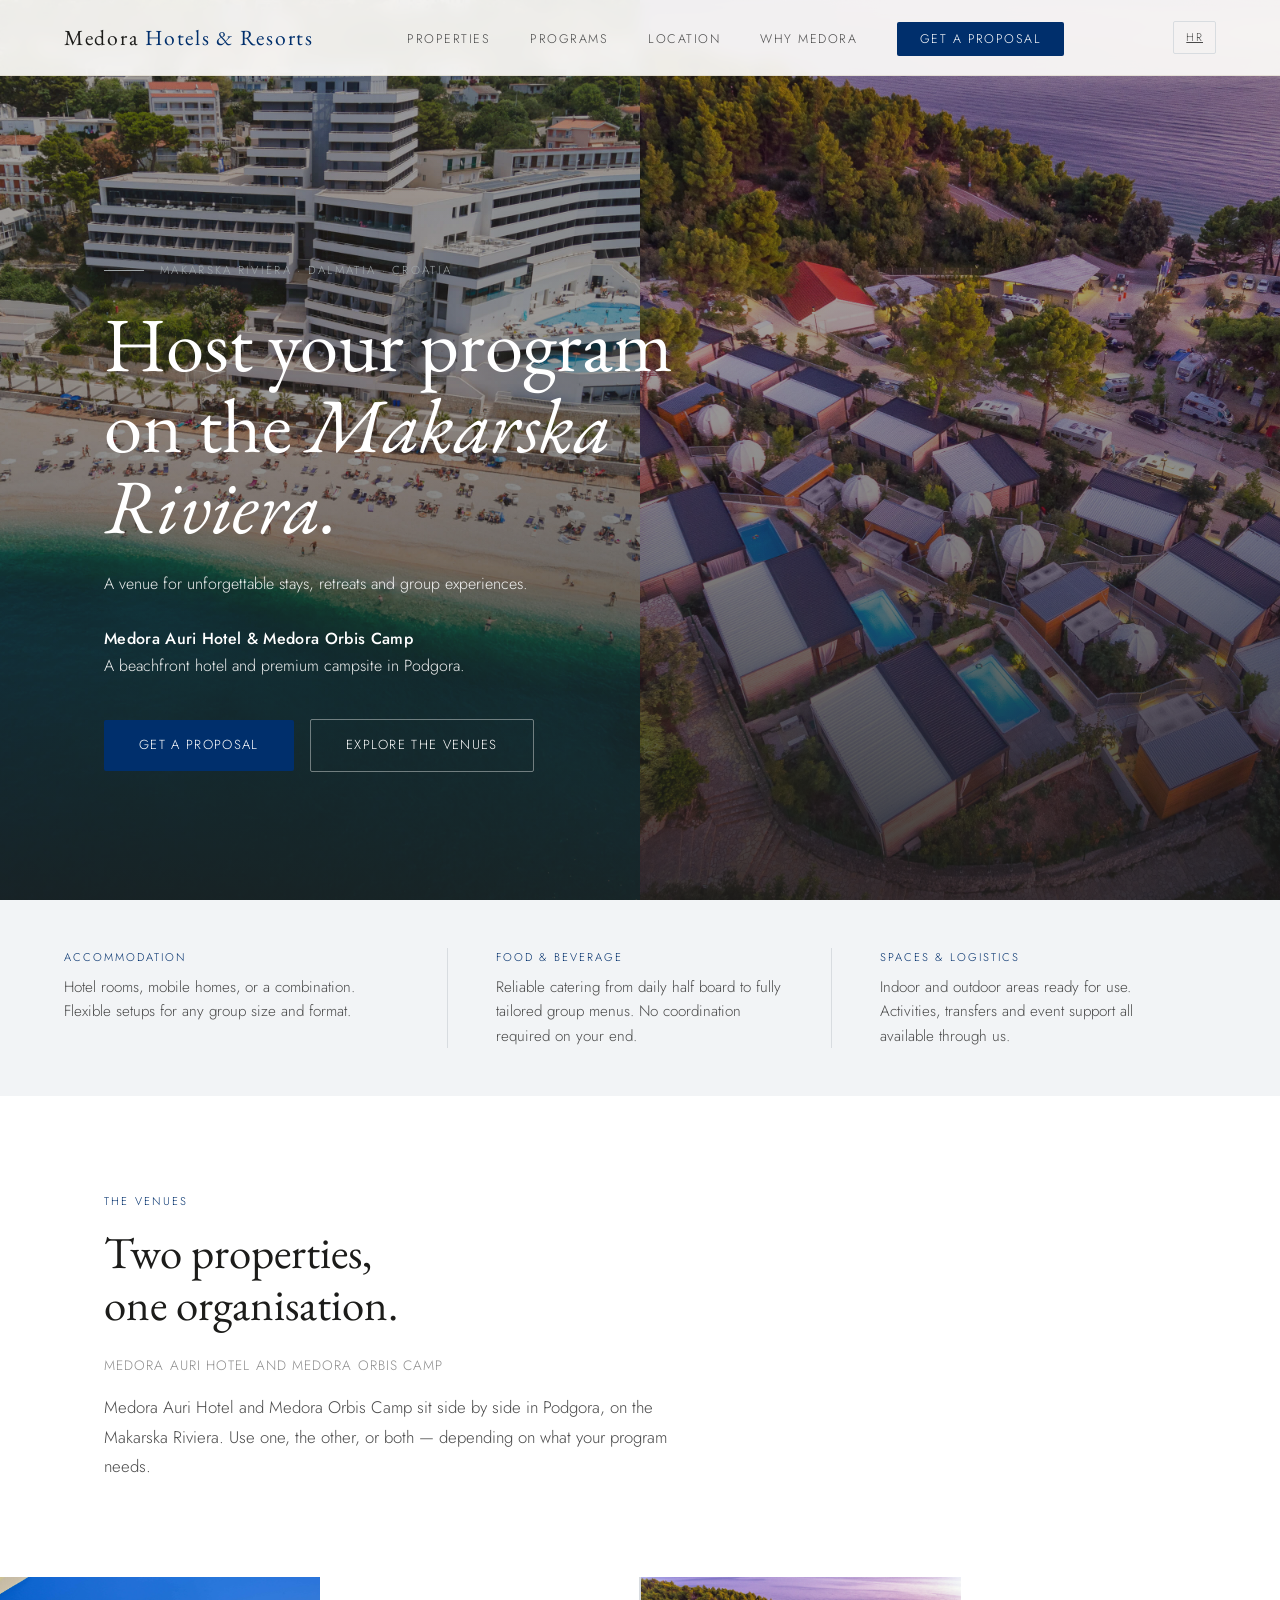
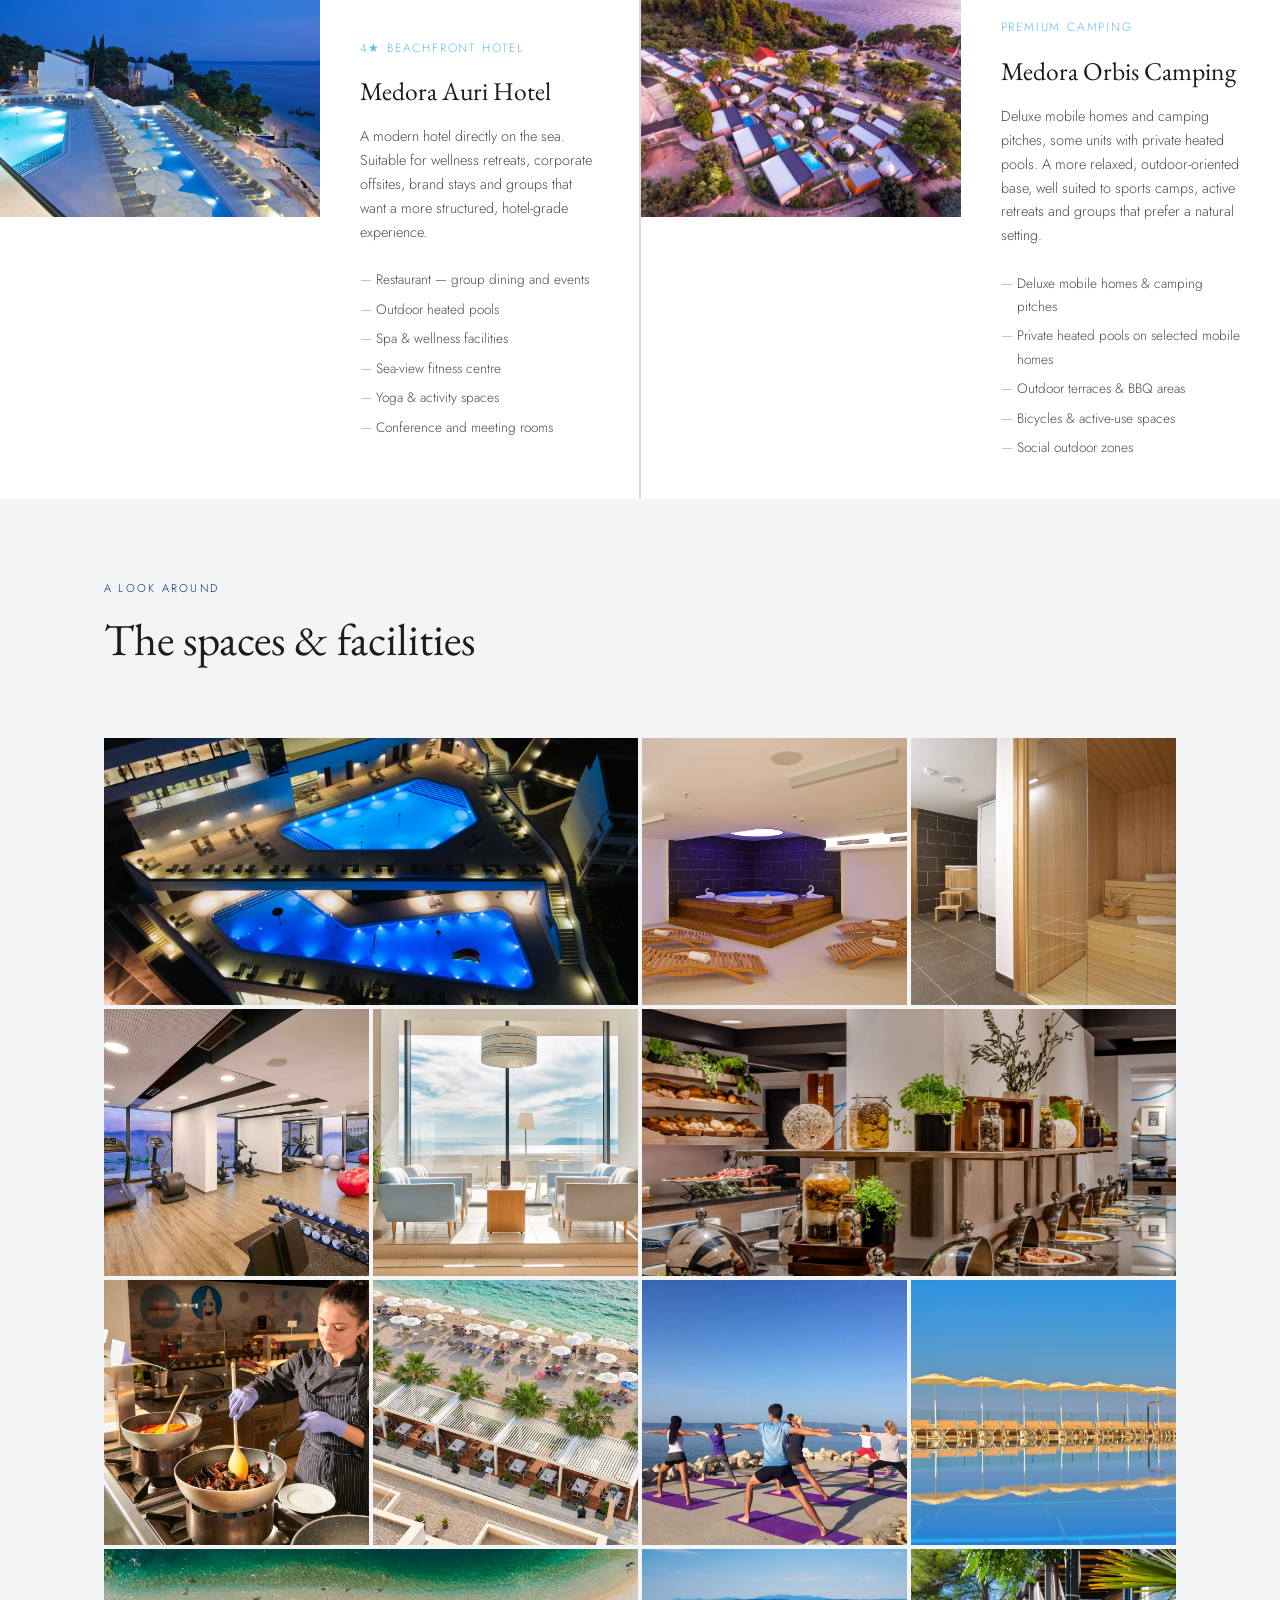
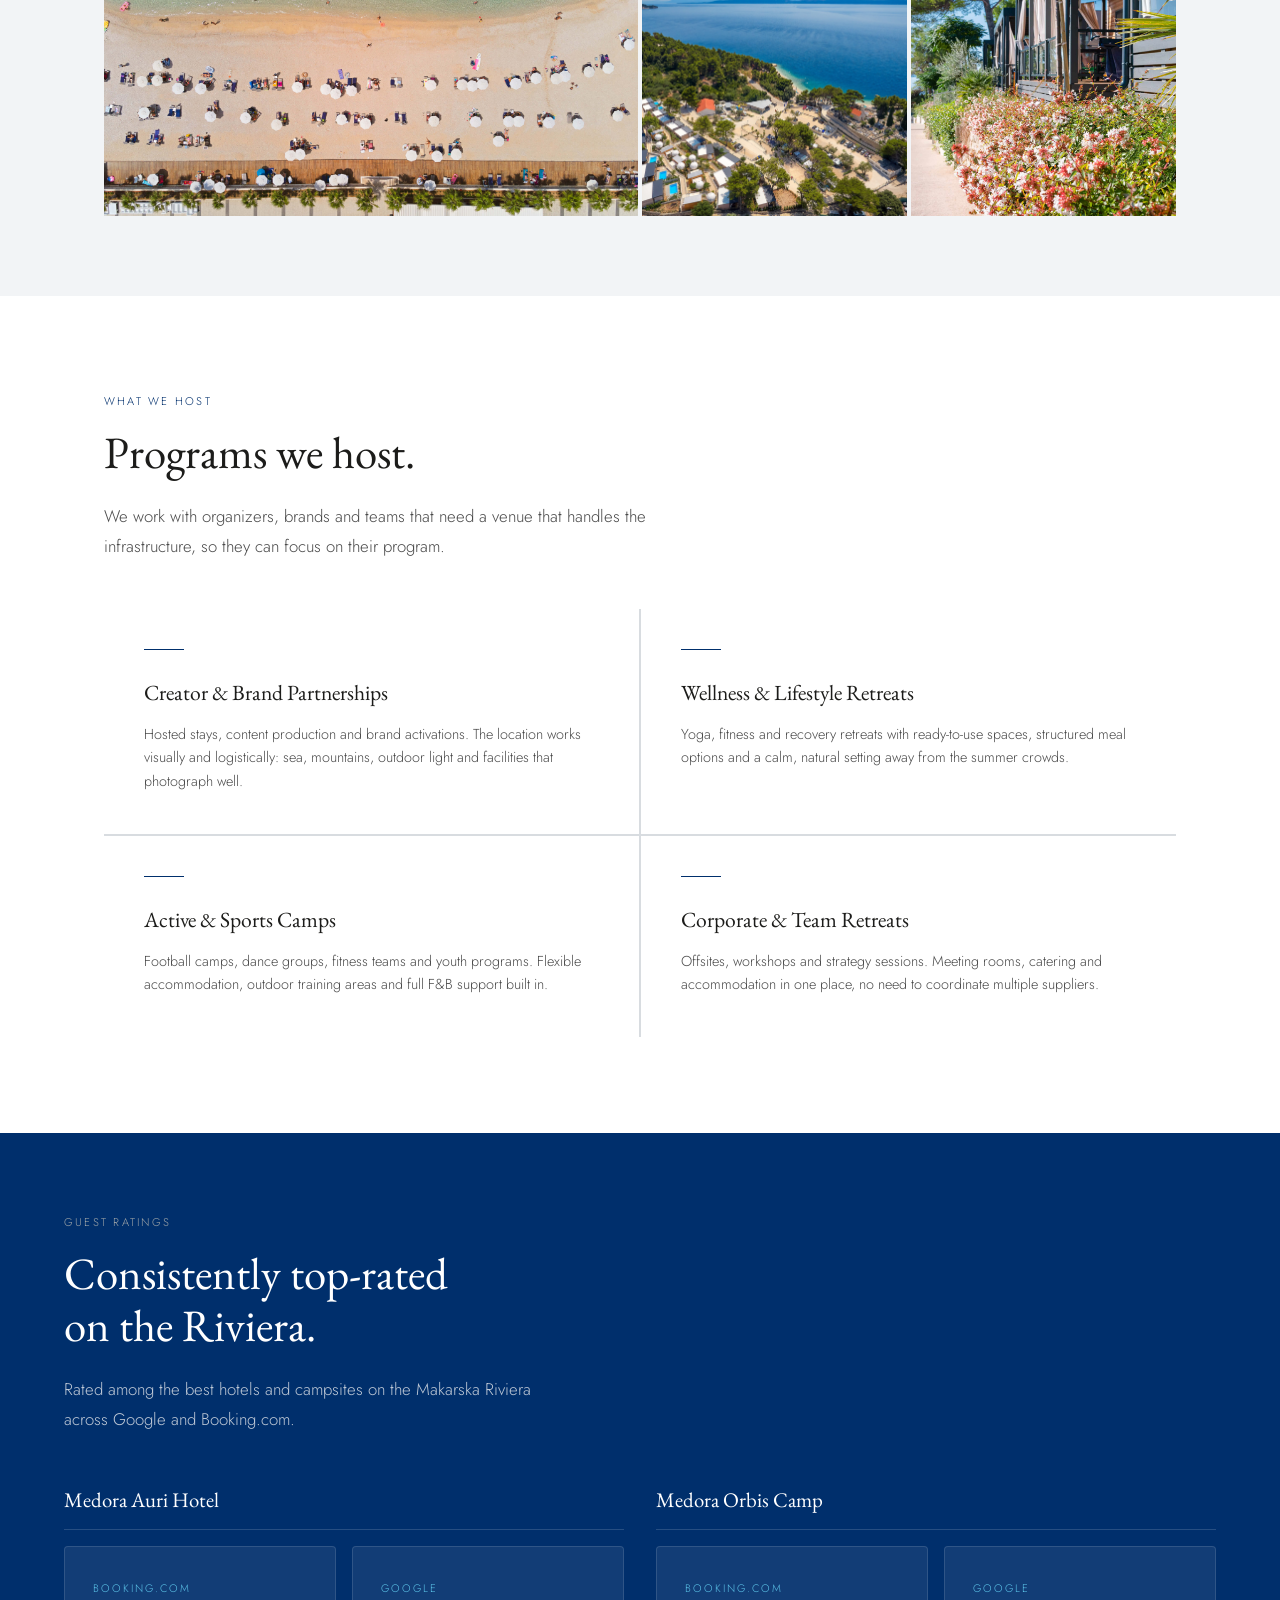
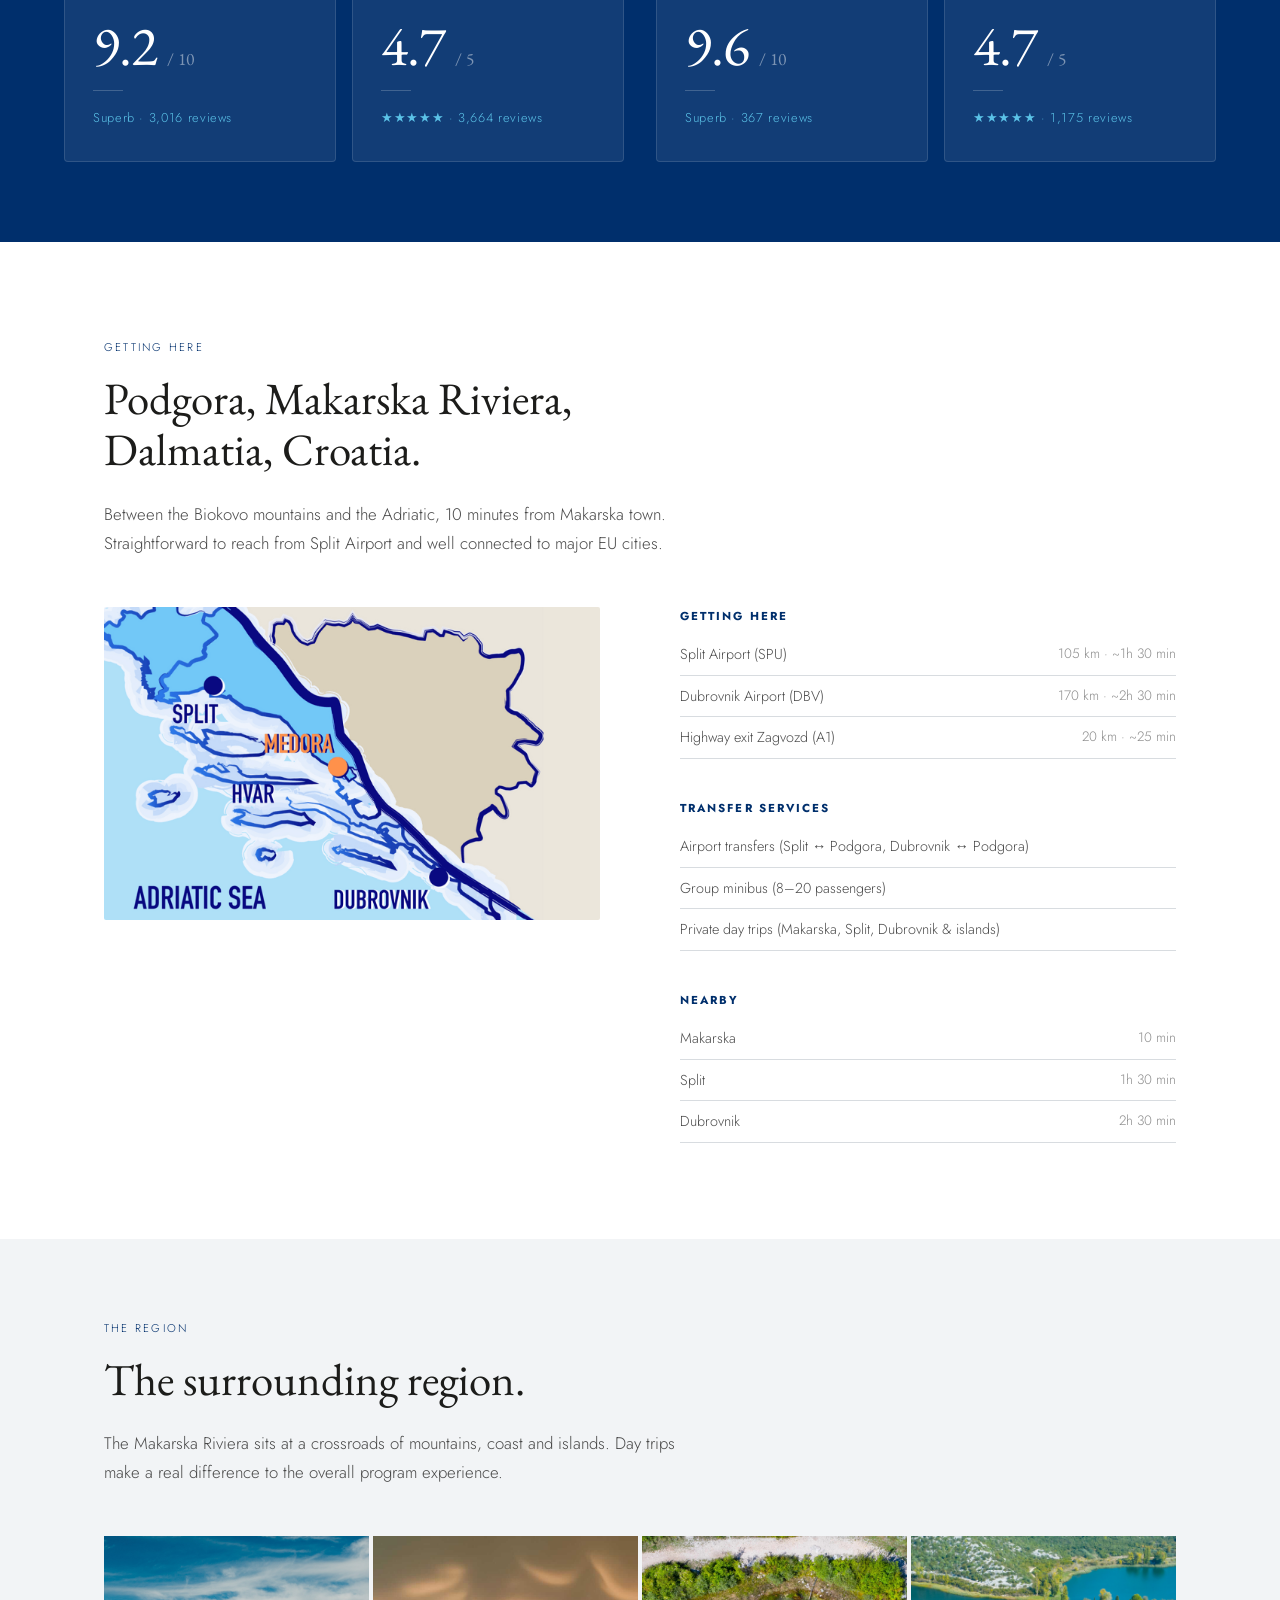
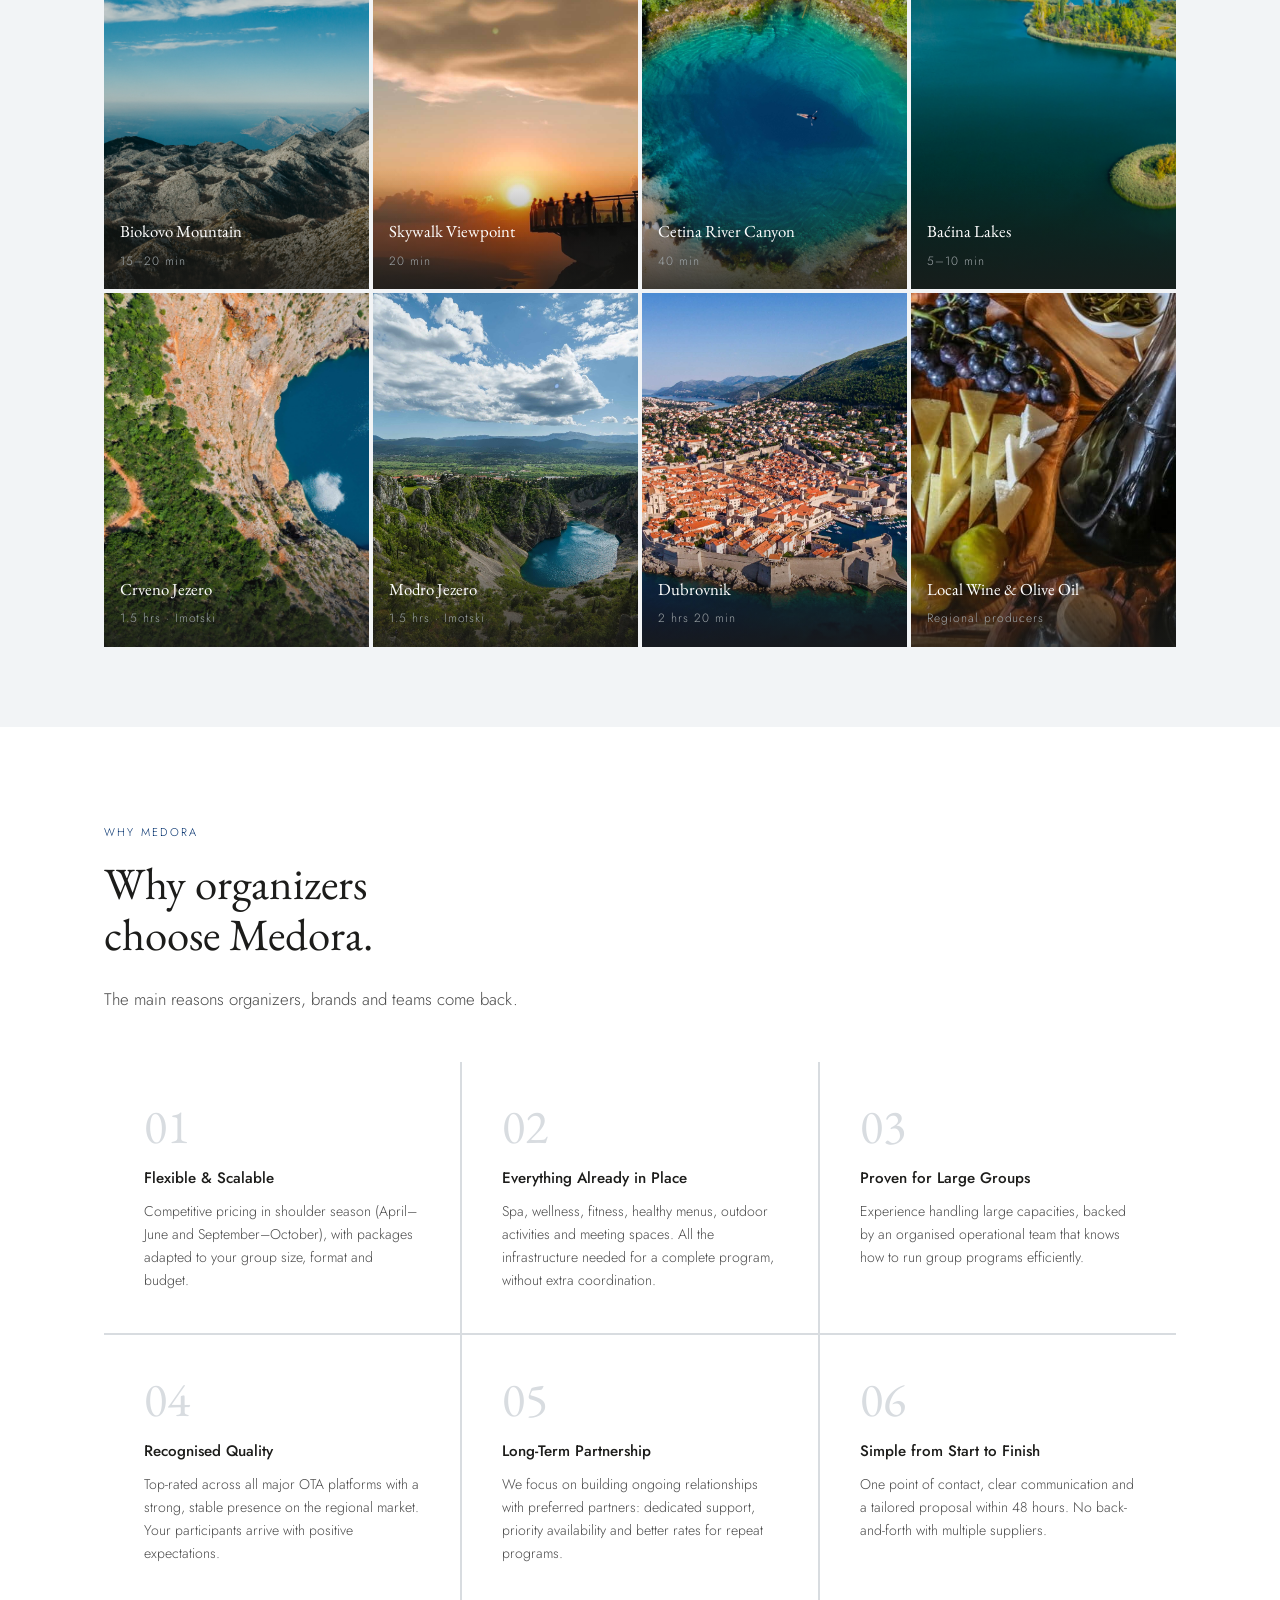
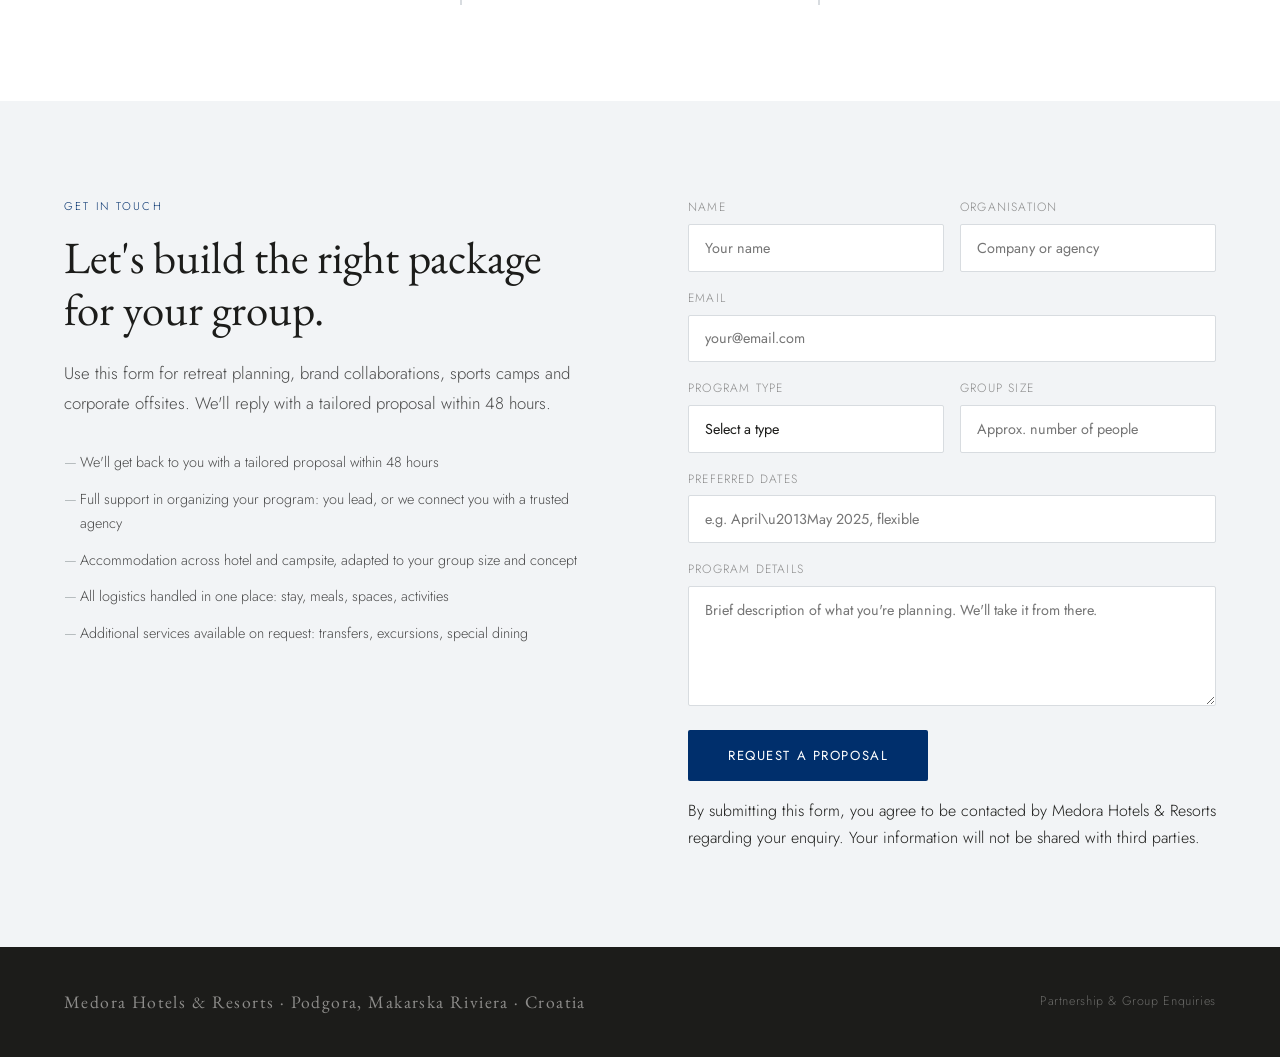
<file: index.html>
<!DOCTYPE html>
<html lang="en">
<head>
<meta charset="UTF-8">
<meta name="viewport" content="width=device-width, initial-scale=1.0">
<title>Medora — Retreats, Camps & Brand Stays</title>
<link rel="preconnect" href="https://fonts.googleapis.com">
<link href="https://fonts.googleapis.com/css2?family=EB+Garamond:ital,wght@0,400;0,500;1,400;1,500&family=Jost:wght@300;400;500&display=swap" rel="stylesheet">
<link rel="stylesheet" href="styles.css">
</head>
<body>

<!-- NAV -->
<nav>
  <a href="#" class="nav-logo">Medora <span>Hotels & Resorts</span></a>
  <ul class="nav-links">
    <li><a href="#properties">Properties</a></li>
    <li><a href="#programs">Programs</a></li>
    <li><a href="#location">Location</a></li>
    <li><a href="#why">Why Medora</a></li>
    <li><a href="#contact" class="nav-cta">Get a Proposal</a></li>
  </ul>
  <a href="#contact" class="nav-mobile-cta" data-en="Get a Proposal" data-hr="Zatražite ponudu">Get a Proposal</a>
  <a href="index-hr.html" class="lang-toggle">HR</a>
</nav>

<!-- HERO -->
<div class="hero">
  <div class="hero-bg">
    <!-- Desktop: split side by side -->
    <div class="hero-split-desktop">
      <div style="overflow:hidden;position:relative;">
        <img src="HOTEL.jpg" alt="Medora Auri Hotel" class="hero-img" style="position:absolute;width:100%;height:100%;object-fit:cover;opacity:0.65;">
      </div>
      <div style="overflow:hidden;position:relative;">
        <img src="aerial camp.jpg" alt="Medora Orbis Camp" class="hero-img" style="position:absolute;width:100%;height:100%;object-fit:cover;opacity:0.65;">
      </div>
    </div>
    <!-- Mobile: crossfade -->
    <div class="hero-fade-mobile">
      <img src="HOTEL.jpg" alt="Medora Auri Hotel" class="hero-fade-img active">
      <img src="aerial camp.jpg" alt="Medora Orbis Camp" class="hero-fade-img">
    </div>
    <div class="hero-overlay"></div>
  </div>
  <div class="hero-content">
    <p class="hero-eyebrow">Makarska Riviera · Dalmatia · Croatia</p>
    <h1>Host your program<br>on the <em>Makarska Riviera.</em></h1>
    <p class="hero-sub">A venue for unforgettable stays, retreats and group experiences.<br><br><strong>Medora Auri Hotel & Medora Orbis Camp</strong><br>A beachfront hotel and premium campsite in Podgora.</p>
    <div class="hero-actions">
      <a href="#contact" class="btn-primary">Get a Proposal</a>
      <a href="#properties" class="btn-outline">Explore the venues</a>
    </div>
  </div>
</div>

<!-- INTRO STRIP -->
<div class="intro-strip">
  <div class="intro-item">
    <div class="intro-label">Accommodation</div>
    <p class="intro-text">Hotel rooms, mobile homes, or a combination. Flexible setups for any group size and format.</p>
  </div>
  <div class="intro-item">
    <div class="intro-label">Food & Beverage</div>
    <p class="intro-text">Reliable catering from daily half board to fully tailored group menus. No coordination required on your end.</p>
  </div>
  <div class="intro-item">
    <div class="intro-label">Spaces & Logistics</div>
    <p class="intro-text">Indoor and outdoor areas ready for use. Activities, transfers and event support all available through us.</p>
  </div>
</div>

<!-- PROPERTIES -->
<div id="properties"></div>
<div style="background: var(--white);">
  <div class="section-full-inner" style="padding-top: 6rem; padding-bottom: 2rem;">
    <p class="section-tag">The Venues</p>
    <h2>Two properties,<br>one organisation.</h2>
    <p style="font-size:0.85rem; letter-spacing:0.08em; color:var(--ink-light); margin-bottom:1rem; text-transform:uppercase;">Medora Auri Hotel and Medora Orbis Camp</p>
    <p class="lead">Medora Auri Hotel and Medora Orbis Camp sit side by side in Podgora, on the Makarska Riviera. Use one, the other, or both — depending on what your program needs.</p>
  </div>

  <!-- Mobile swipe tabs -->
  <div class="venue-tabs">
    <button class="venue-tab active" data-index="0">Medora Auri Hotel</button>
    <button class="venue-tab" data-index="1">Medora Orbis Camp</button>
  </div>

  <div class="properties-grid" id="propertiesGrid">
    <!-- Hotel -->
    <div class="property-card venue-slide active">
      <div class="property-img">
        <img src="Medora Auri Pool & Beach 11.jpg" alt="Medora Auri Hotel pool and beachfront">
      </div>
      <div class="property-info">
        <div class="property-stars">4★ Beachfront Hotel</div>
        <h3>Medora Auri Hotel</h3>
        <p class="property-desc">A modern hotel directly on the sea. Suitable for wellness retreats, corporate offsites, brand stays and groups that want a more structured, hotel-grade experience.</p>
        <ul class="amenities">
          <li>Restaurant — group dining and events</li>
          <li>Outdoor heated pools</li>
          <li>Spa & wellness facilities</li>
          <li>Sea-view fitness centre</li>
          <li>Yoga & activity spaces</li>
          <li>Conference and meeting rooms</li>
        </ul>
      </div>
    </div>
    <!-- Camp -->
    <div class="property-card venue-slide">
      <div class="property-img">
        <img src="aerial camp.jpg" alt="Medora Orbis Camping aerial view">
      </div>
      <div class="property-info">
        <div class="property-stars">Premium Camping</div>
        <h3>Medora Orbis Camping</h3>
        <p class="property-desc">Deluxe mobile homes and camping pitches, some units with private heated pools. A more relaxed, outdoor-oriented base, well suited to sports camps, active retreats and groups that prefer a natural setting.</p>
        <ul class="amenities">
          <li>Deluxe mobile homes & camping pitches</li>
          <li>Private heated pools on selected mobile homes</li>
          <li>Outdoor terraces & BBQ areas</li>
          <li>Bicycles & active-use spaces</li>
          <li>Social outdoor zones</li>
        </ul>
      </div>
    </div>
  </div>
</div>

<!-- GALLERY -->
<div class="gallery-section" id="gallery">
  <div class="gallery-header">
    <p class="section-tag">A Look Around</p>
    <h2>The spaces & facilities</h2>
  </div>
  <div class="gallery-grid">
    <div class="gallery-item wide">
      <img src="Medora Auri night photo pool.jpg" alt="Medora Auri hotel pool at night">
    </div>
    <div class="gallery-item">
      <img src="Medora Auri Wellness 4.jpg" alt="Medora Auri wellness centre">
    </div>
    <div class="gallery-item">
      <img src="Medora Auri Wellness 7.jpg" alt="Medora Auri spa facilities">
    </div>
    <div class="gallery-item">
      <img src="Medora Auri hotel fitness.jpg" alt="Sea-view fitness centre">
    </div>
    <div class="gallery-item">
      <img src="lobby bar.jpg" alt="Hotel lobby bar">
    </div>
    <div class="gallery-item wide">
      <img src="F&B.jpg" alt="Food and beverage options">
    </div>
    <div class="gallery-item">
      <img src="F&B_.jpg" alt="Group dining">
    </div>
    <div class="gallery-item">
      <img src="f&Bb.jpg" alt="Catering setup">
    </div>
    <div class="gallery-item">
      <img src="outside active.jpg" alt="Outdoor active spaces">
    </div>
    <div class="gallery-item">
      <img src="Pool.jpg" alt="Pool area at campsite">
    </div>
    <div class="gallery-item wide">
      <img src="plaža.jpg" alt="Beach access">
    </div>
    <div class="gallery-item">
      <img src="camp2.jpg" alt="Campsite facilities">
    </div>
    <div class="gallery-item">
      <img src="camp3.jpg" alt="Campsite outdoor zone">
    </div>
  </div>
</div>

<!-- PROGRAMS -->
<div style="background: var(--white);">
  <section id="programs">
    <p class="section-tag">What We Host</p>
    <h2>Programs we host.</h2>
    <p class="lead">We work with organizers, brands and teams that need a venue that handles the infrastructure, so they can focus on their program.</p>
    <div class="programs-grid">
      <div class="program-card">
        <div class="program-icon"></div>
        <div class="program-title">Creator & Brand Partnerships</div>
        <p class="program-desc">Hosted stays, content production and brand activations. The location works visually and logistically: sea, mountains, outdoor light and facilities that photograph well.</p>
      </div>
      <div class="program-card">
        <div class="program-icon"></div>
        <div class="program-title">Wellness & Lifestyle Retreats</div>
        <p class="program-desc">Yoga, fitness and recovery retreats with ready-to-use spaces, structured meal options and a calm, natural setting away from the summer crowds.</p>
      </div>
      <div class="program-card">
        <div class="program-icon"></div>
        <div class="program-title">Active & Sports Camps</div>
        <p class="program-desc">Football camps, dance groups, fitness teams and youth programs. Flexible accommodation, outdoor training areas and full F&B support built in.</p>
      </div>
      <div class="program-card">
        <div class="program-icon"></div>
        <div class="program-title">Corporate & Team Retreats</div>
        <p class="program-desc">Offsites, workshops and strategy sessions. Meeting rooms, catering and accommodation in one place, no need to coordinate multiple suppliers.</p>
      </div>
    </div>
  </section>
</div>

<!-- REVIEWS -->
<div class="reviews-section">
  <div class="reviews-inner">
    <p class="section-tag">Guest Ratings</p>
    <h2>Consistently top-rated<br>on the Riviera.</h2>
    <p class="lead">Rated among the best hotels and campsites on the Makarska Riviera across Google and Booking.com.</p>
    <div class="reviews-grid">
      <div class="review-property-block">
        <div class="review-property-name">Medora Auri Hotel</div>
        <div class="review-pair">
          <div class="review-card">
            <div class="review-source-row"><div class="review-source-dot"></div><div class="review-source">Booking.com</div></div>
            <div class="review-score">9.2 <span>/ 10</span></div>
            <div class="review-divider"></div>
            <div class="review-stars">Superb · 3,016 reviews</div>
          </div>
          <div class="review-card">
            <div class="review-source-row"><div class="review-source-dot"></div><div class="review-source">Google</div></div>
            <div class="review-score">4.7 <span>/ 5</span></div>
            <div class="review-divider"></div>
            <div class="review-stars">★★★★★ · 3,664 reviews</div>
          </div>
        </div>
      </div>
      <div class="review-property-block">
        <div class="review-property-name">Medora Orbis Camp</div>
        <div class="review-pair">
          <div class="review-card">
            <div class="review-source-row"><div class="review-source-dot"></div><div class="review-source">Booking.com</div></div>
            <div class="review-score">9.6 <span>/ 10</span></div>
            <div class="review-divider"></div>
            <div class="review-stars">Superb · 367 reviews</div>
          </div>
          <div class="review-card">
            <div class="review-source-row"><div class="review-source-dot"></div><div class="review-source">Google</div></div>
            <div class="review-score">4.7 <span>/ 5</span></div>
            <div class="review-divider"></div>
            <div class="review-stars">★★★★★ · 1,175 reviews</div>
          </div>
        </div>
      </div>
    </div>
  </div>
</div>

<!-- LOCATION -->
<section id="location">
  <p class="section-tag">Getting Here</p>
  <h2>Podgora, Makarska Riviera,<br>Dalmatia, Croatia.</h2>
  <p class="lead">Between the Biokovo mountains and the Adriatic, 10 minutes from Makarska town. Straightforward to reach from Split Airport and well connected to major EU cities.</p>
  <div class="location-grid">
    <div class="location-map">
      <img src="MAPA.png" alt="Map showing Medora location on the Makarska Riviera">
    </div>
    <div class="location-details">
      <div class="location-block">
        <h4>Getting Here</h4>
        <ul class="route-list">
          <li>Split Airport (SPU) <span>105 km · ~1h 30 min</span></li>
          <li>Dubrovnik Airport (DBV) <span>170 km · ~2h 30 min</span></li>
          <li>Highway exit Zagvozd (A1) <span>20 km · ~25 min</span></li>
        </ul>
      </div>
      <div class="location-block">
        <h4>Transfer Services</h4>
        <ul class="transfer-list">
          <li>Airport transfers (Split ↔ Podgora, Dubrovnik ↔ Podgora)</li>
          <li>Group minibus (8–20 passengers)</li>
          <li>Private day trips (Makarska, Split, Dubrovnik & islands)</li>
        </ul>
      </div>
      <div class="location-block">
        <h4>Nearby</h4>
        <ul class="nearby-list">
          <li>Makarska <span>10 min</span></li>
          <li>Split <span>1h 30 min</span></li>
          <li>Dubrovnik <span>2h 30 min</span></li>
        </ul>
      </div>
    </div>
  </div>
</section>

<!-- ATTRACTIONS -->
<div class="attractions-section">
  <div class="attractions-inner">
    <p class="section-tag">The Region</p>
    <h2>The surrounding region.</h2>
    <p class="lead" style="margin-bottom: 0;">The Makarska Riviera sits at a crossroads of mountains, coast and islands. Day trips make a real difference to the overall program experience.</p>
    <div class="attractions-grid">
      <div class="attraction-card">
        <img src="Biokovo 1.jpg" alt="Biokovo mountain">
        <div class="attraction-label">
          <span class="attraction-name">Biokovo Mountain</span>
          <span class="attraction-time">15–20 min</span>
        </div>
      </div>
      <div class="attraction-card">
        <img src="skywalk.jpg" alt="Biokovo Skywalk viewpoint">
        <div class="attraction-label">
          <span class="attraction-name">Skywalk Viewpoint</span>
          <span class="attraction-time">20 min</span>
        </div>
      </div>
      <div class="attraction-card">
        <img src="Cetina 1.jpg" alt="Cetina river canyon">
        <div class="attraction-label">
          <span class="attraction-name">Cetina River Canyon</span>
          <span class="attraction-time">40 min</span>
        </div>
      </div>
      <div class="attraction-card">
        <img src="Bacinska jezera.jpg" alt="Baćina Lakes">
        <div class="attraction-label">
          <span class="attraction-name">Baćina Lakes</span>
          <span class="attraction-time">5–10 min</span>
        </div>
      </div>
      <div class="attraction-card">
        <img src="Crveno Jezero.jpg" alt="Crveno Jezero, Imotski">
        <div class="attraction-label">
          <span class="attraction-name">Crveno Jezero</span>
          <span class="attraction-time">1.5 hrs · Imotski</span>
        </div>
      </div>
      <div class="attraction-card">
        <img src="Modro Jezero 1.jpg" alt="Modro Jezero, Imotski">
        <div class="attraction-label">
          <span class="attraction-name">Modro Jezero</span>
          <span class="attraction-time">1.5 hrs · Imotski</span>
        </div>
      </div>
      <div class="attraction-card">
        <img src="Dubrovnik.jpg" alt="Dubrovnik Old Town">
        <div class="attraction-label">
          <span class="attraction-name">Dubrovnik</span>
          <span class="attraction-time">2 hrs 20 min</span>
        </div>
      </div>
      <div class="attraction-card">
        <img src="Wine and olive oil tasting from local producers.jpg" alt="Local wine and olive oil tasting">
        <div class="attraction-label">
          <span class="attraction-name">Local Wine & Olive Oil</span>
          <span class="attraction-time">Regional producers</span>
        </div>
      </div>
    </div>
  </div>
</div>

<!-- WHY -->
<section id="why">
  <p class="section-tag">Why Medora</p>
  <h2>Why organizers<br>choose Medora.</h2>
  <p class="lead">The main reasons organizers, brands and teams come back.</p>
  <div class="why-grid">
    <div class="why-card">
      <div class="why-number">01</div>
      <div class="why-title">Flexible & Scalable</div>
      <p class="why-desc">Competitive pricing in shoulder season (April–June and September–October), with packages adapted to your group size, format and budget.</p>
    </div>
    <div class="why-card">
      <div class="why-number">02</div>
      <div class="why-title">Everything Already in Place</div>
      <p class="why-desc">Spa, wellness, fitness, healthy menus, outdoor activities and meeting spaces. All the infrastructure needed for a complete program, without extra coordination.</p>
    </div>
    <div class="why-card">
      <div class="why-number">03</div>
      <div class="why-title">Proven for Large Groups</div>
      <p class="why-desc">Experience handling large capacities, backed by an organised operational team that knows how to run group programs efficiently.</p>
    </div>
    <div class="why-card">
      <div class="why-number">04</div>
      <div class="why-title">Recognised Quality</div>
      <p class="why-desc">Top-rated across all major OTA platforms with a strong, stable presence on the regional market. Your participants arrive with positive expectations.</p>
    </div>
    <div class="why-card">
      <div class="why-number">05</div>
      <div class="why-title">Long-Term Partnership</div>
      <p class="why-desc">We focus on building ongoing relationships with preferred partners: dedicated support, priority availability and better rates for repeat programs.</p>
    </div>
    <div class="why-card">
      <div class="why-number">06</div>
      <div class="why-title">Simple from Start to Finish</div>
      <p class="why-desc">One point of contact, clear communication and a tailored proposal within 48 hours. No back-and-forth with multiple suppliers.</p>
    </div>
  </div>
</section>


<!-- CONTACT -->
<div class="contact-section" id="contact">
  <div class="contact-inner">
    <div class="contact-info">
      <p class="section-tag">Get in Touch</p>
      <h2>Let's build the right package for your group.</h2>
      <p class="lead" style="margin-bottom: 2rem;">Use this form for retreat planning, brand collaborations, sports camps and corporate offsites. We'll reply with a tailored proposal within 48 hours.</p>
      <ul class="contact-list">
        <li>We'll get back to you with a tailored proposal within 48 hours</li>
        <li>Full support in organizing your program: you lead, or we connect you with a trusted agency</li>
        <li>Accommodation across hotel and campsite, adapted to your group size and concept</li>
        <li>All logistics handled in one place: stay, meals, spaces, activities</li>
        <li>Additional services available on request: transfers, excursions, special dining</li>
      </ul>
    </div>
    <div>
      <form class="contact-form" onsubmit="return false;">
        <div class="form-row">
          <div class="form-group">
            <label for="name">Name</label>
            <input type="text" id="name" name="name" placeholder="Your name" required>
          </div>
          <div class="form-group">
            <label for="organisation">Organisation</label>
            <input type="text" id="organisation" name="organisation" placeholder="Company or agency">
          </div>
        </div>
        <div class="form-group">
          <label for="email">Email</label>
          <input type="email" id="email" name="email" placeholder="your@email.com" required>
        </div>
        <div class="form-row">
          <div class="form-group">
            <label for="program_type">Program Type</label>
            <select id="program_type" name="program_type" required>
              <option value="">Select a type</option>
              <option value="Creator / Brand Stay">Creator / Brand Stay</option>
              <option value="Wellness / Yoga Retreat">Wellness / Yoga Retreat</option>
              <option value="Active / Sports Camp">Active / Sports Camp</option>
              <option value="Corporate Events">Corporate Events</option>
              <option value="Other">Other</option>
            </select>
          </div>
          <div class="form-group">
            <label for="group_size">Group Size</label>
            <input type="text" id="group_size" name="group_size" placeholder="Approx. number of people">
          </div>
        </div>
        <div class="form-group">
          <label for="preferred_dates">Preferred Dates</label>
          <input type="text" id="preferred_dates" name="preferred_dates" placeholder="e.g. April\u2013May 2025, flexible">
        </div>
        <div class="form-group">
          <label for="program_details">Program Details</label>
          <textarea id="program_details" name="program_details" placeholder="Brief description of what you&#39;re planning. We&#39;ll take it from there."></textarea>
        </div>
        <button type="submit" class="form-submit">Request a Proposal</button>
        <p class="form-consent">By submitting this form, you agree to be contacted by Medora Hotels &amp; Resorts regarding your enquiry. Your information will not be shared with third parties.</p>
      </form>
    </div>
  </div>
</div>

<!-- FOOTER -->
<footer>
  <div class="footer-logo">Medora Hotels & Resorts · Podgora, Makarska Riviera · Croatia</div>
  <div class="footer-copy">Partnership & Group Enquiries</div>
</footer>

<script src="main.js"></script>
</body>
</html>
</file>
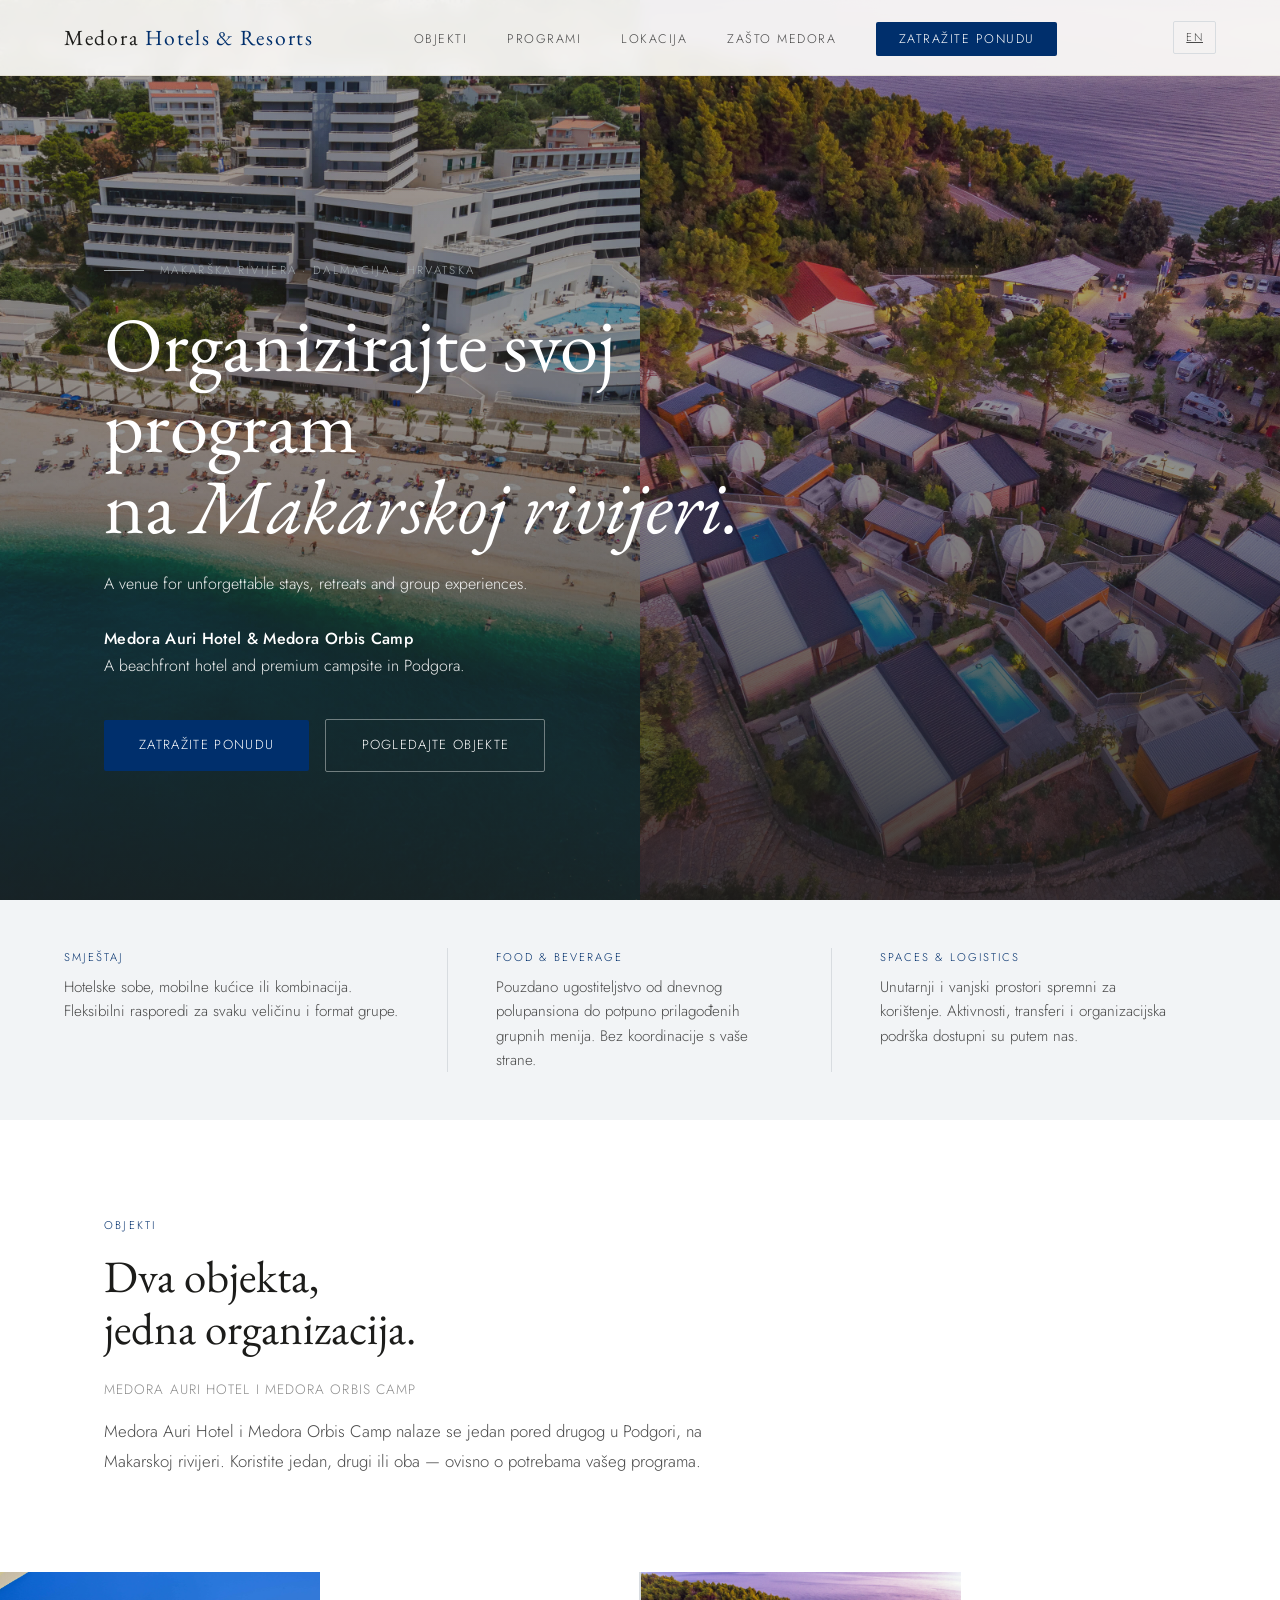
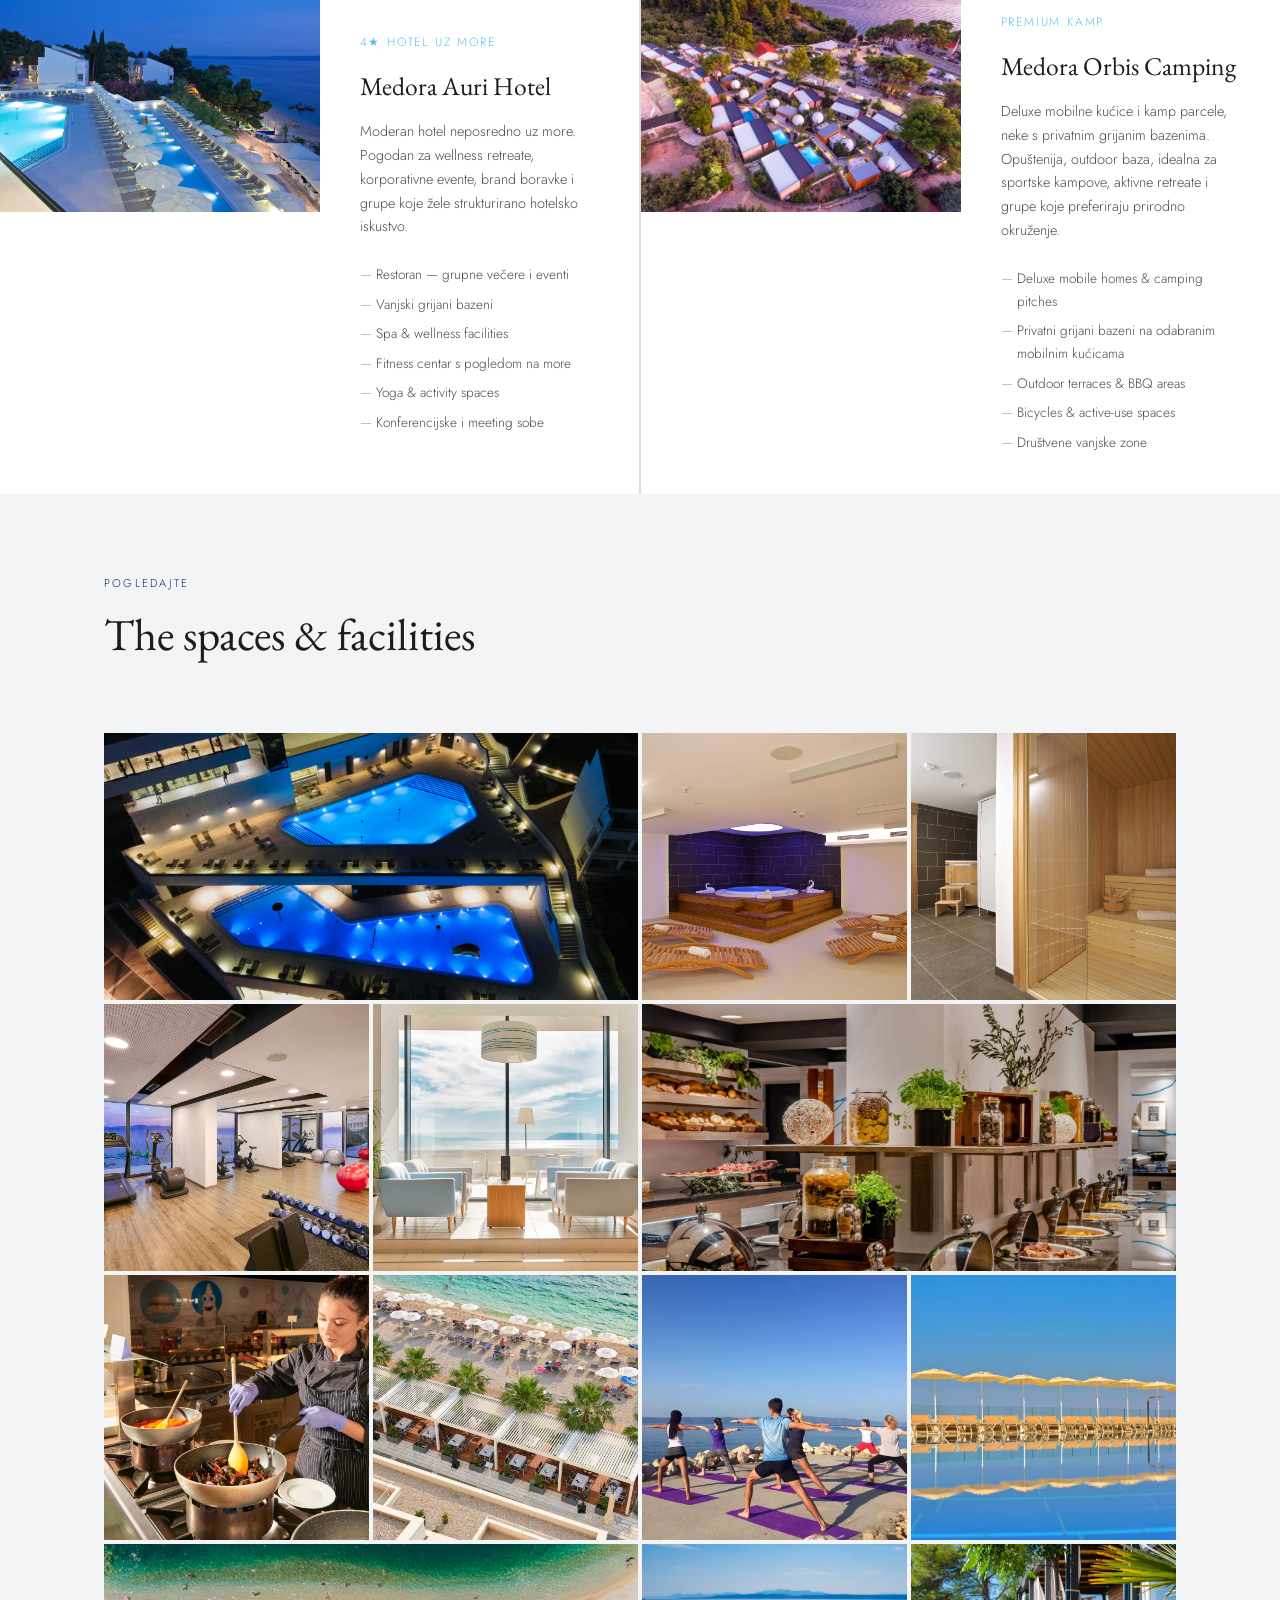
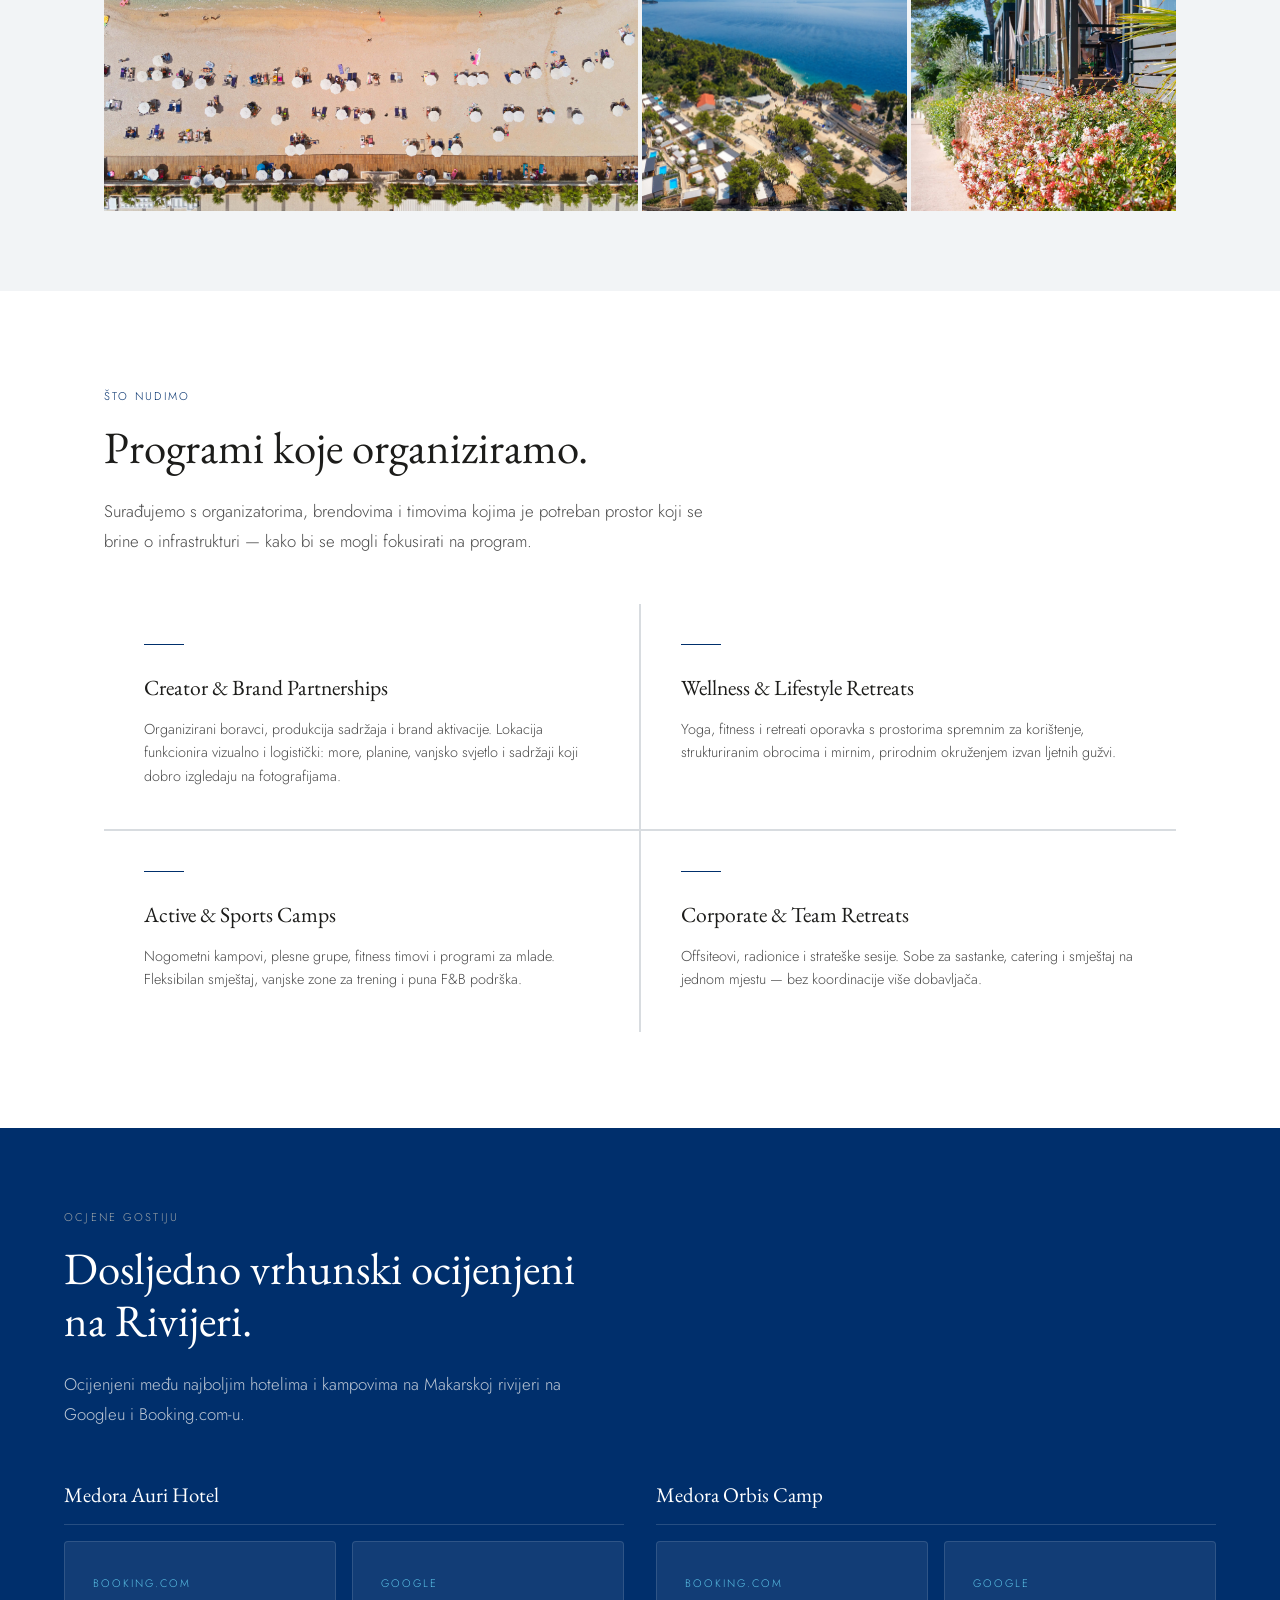
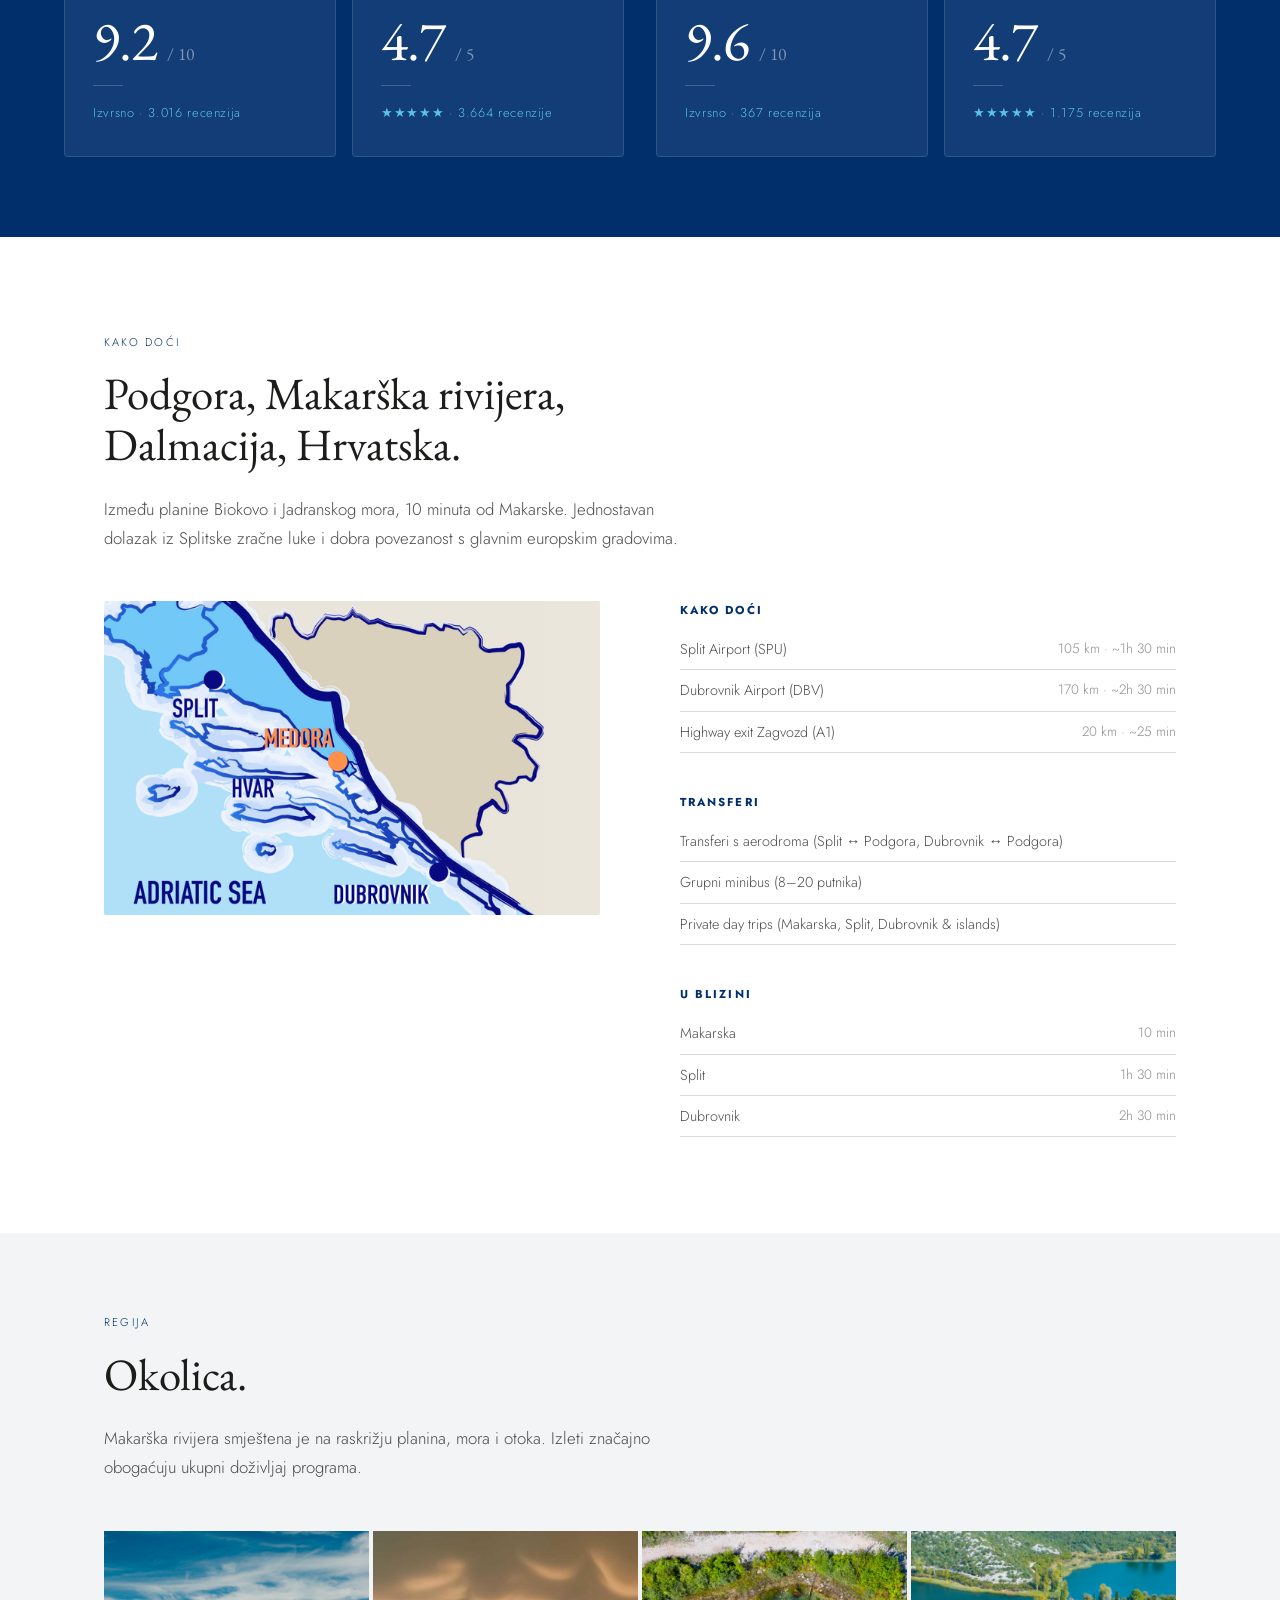
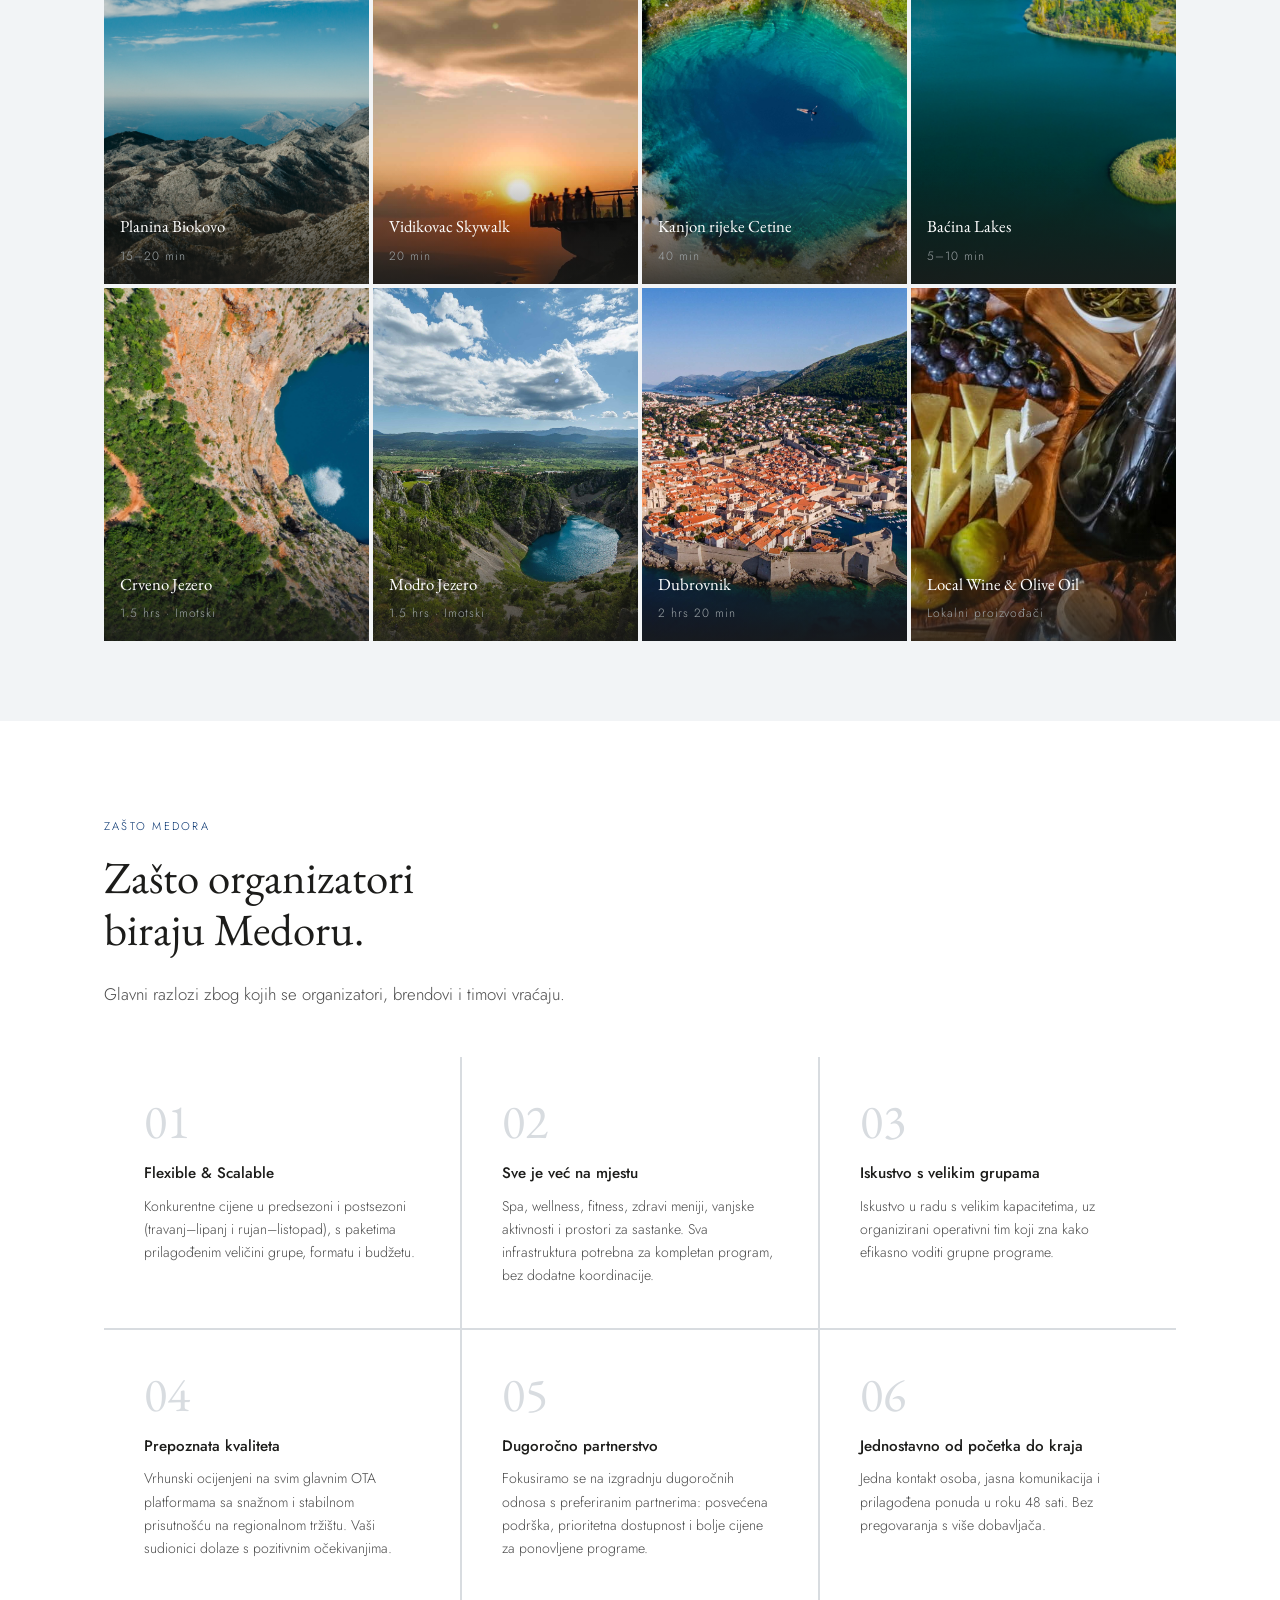
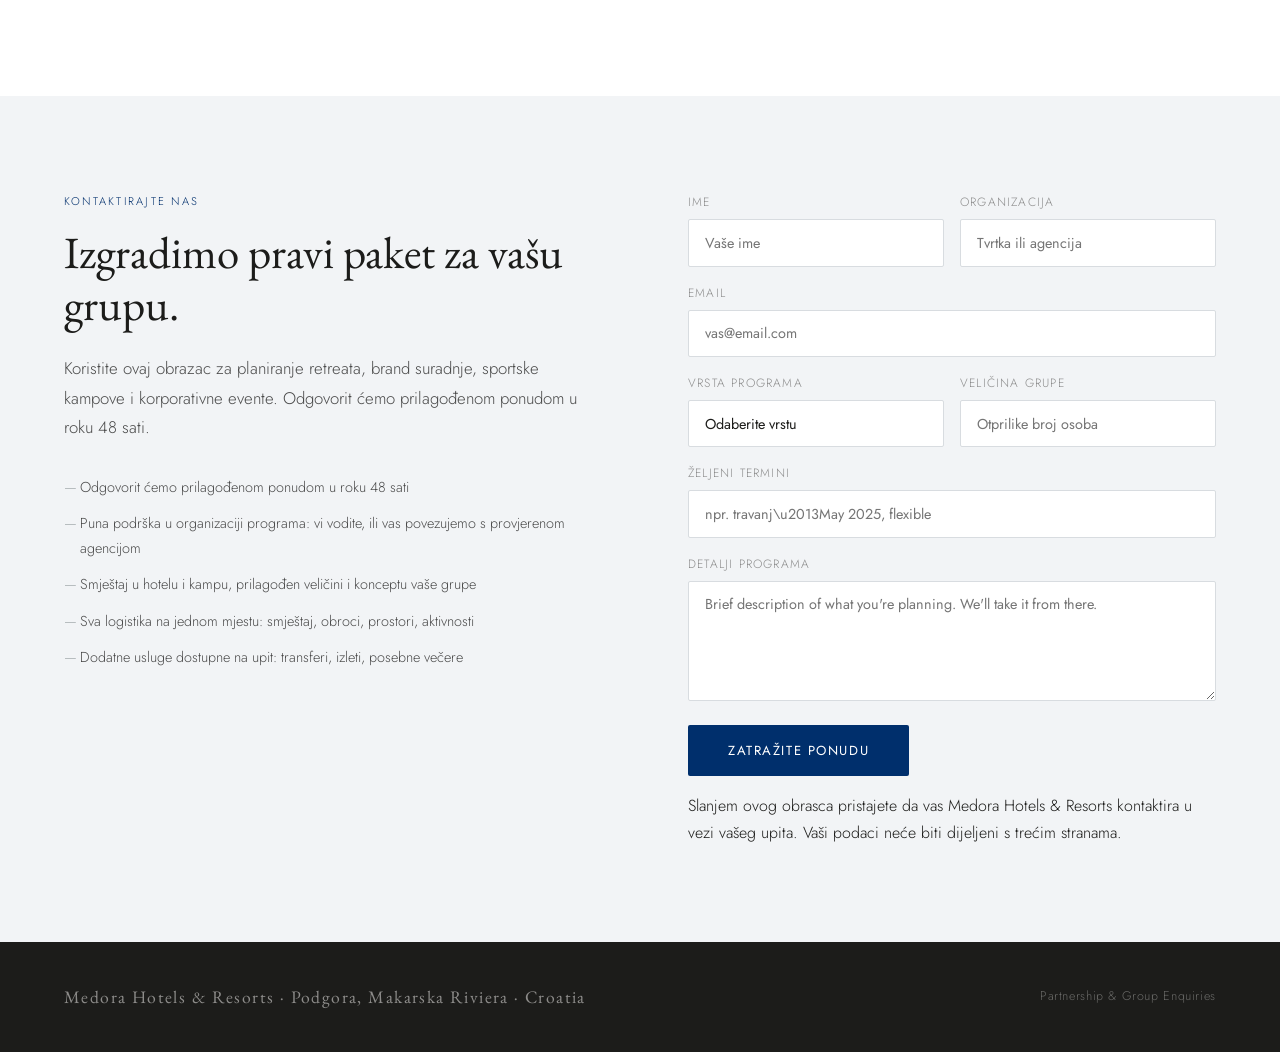
<file: index-hr.html>
<!DOCTYPE html>
<html lang="en">
<head>
<meta charset="UTF-8">
<meta name="viewport" content="width=device-width, initial-scale=1.0">
<title>Medora — Retreati, kampovi i grupni boravci</title>
<link rel="preconnect" href="https://fonts.googleapis.com">
<link href="https://fonts.googleapis.com/css2?family=EB+Garamond:ital,wght@0,400;0,500;1,400;1,500&family=Jost:wght@300;400;500&display=swap" rel="stylesheet">
<link rel="stylesheet" href="styles.css">
</head>
<body>

<!-- NAV -->
<nav>
  <a href="#" class="nav-logo">Medora <span>Hotels & Resorts</span></a>
  <ul class="nav-links">
    <li><a href="#properties">Objekti</a></li>
    <li><a href="#programs">Programi</a></li>
    <li><a href="#location">Lokacija</a></li>
    <li><a href="#why">Zašto Medora</a></li>
    <li><a href="#contact" class="nav-cta">Zatražite ponudu</a></li>
  </ul>
  <a href="#contact" class="nav-mobile-cta" data-en="Get a Proposal" data-hr="Zatražite ponudu">Zatražite ponudu</a>
  <a href="index.html" class="lang-toggle">EN</a>
</nav>

<!-- HERO -->
<div class="hero">
  <div class="hero-bg">
    <!-- Desktop: split side by side -->
    <div class="hero-split-desktop">
      <div style="overflow:hidden;position:relative;">
        <img src="HOTEL.jpg" alt="Medora Auri Hotel" class="hero-img" style="position:absolute;width:100%;height:100%;object-fit:cover;opacity:0.65;">
      </div>
      <div style="overflow:hidden;position:relative;">
        <img src="aerial camp.jpg" alt="Medora Orbis Camp" class="hero-img" style="position:absolute;width:100%;height:100%;object-fit:cover;opacity:0.65;">
      </div>
    </div>
    <!-- Mobile: crossfade -->
    <div class="hero-fade-mobile">
      <img src="HOTEL.jpg" alt="Medora Auri Hotel" class="hero-fade-img active">
      <img src="aerial camp.jpg" alt="Medora Orbis Camp" class="hero-fade-img">
    </div>
    <div class="hero-overlay"></div>
  </div>
  <div class="hero-content">
    <p class="hero-eyebrow">Makarška rivijera · Dalmacija · Hrvatska</p>
    <h1>Organizirajte svoj program<br>na <em>Makarskoj rivijeri.</em></h1>
    <p class="hero-sub">A venue for unforgettable stays, retreats and group experiences.<br><br><strong>Medora Auri Hotel & Medora Orbis Camp</strong><br>A beachfront hotel and premium campsite in Podgora.</p>
    <div class="hero-actions">
      <a href="#contact" class="btn-primary">Zatražite ponudu</a>
      <a href="#properties" class="btn-outline">Pogledajte objekte</a>
    </div>
  </div>
</div>

<!-- INTRO STRIP -->
<div class="intro-strip">
  <div class="intro-item">
    <div class="intro-label">Smještaj</div>
    <p class="intro-text">Hotelske sobe, mobilne kućice ili kombinacija. Fleksibilni rasporedi za svaku veličinu i format grupe.</p>
  </div>
  <div class="intro-item">
    <div class="intro-label">Food & Beverage</div>
    <p class="intro-text">Pouzdano ugostiteljstvo od dnevnog polupansiona do potpuno prilagođenih grupnih menija. Bez koordinacije s vaše strane.</p>
  </div>
  <div class="intro-item">
    <div class="intro-label">Spaces & Logistics</div>
    <p class="intro-text">Unutarnji i vanjski prostori spremni za korištenje. Aktivnosti, transferi i organizacijska podrška dostupni su putem nas.</p>
  </div>
</div>

<!-- PROPERTIES -->
<div id="properties"></div>
<div style="background: var(--white);">
  <div class="section-full-inner" style="padding-top: 6rem; padding-bottom: 2rem;">
    <p class="section-tag">Objekti</p>
    <h2>Dva objekta,<br>jedna organizacija.</h2>
    <p style="font-size:0.85rem; letter-spacing:0.08em; color:var(--ink-light); margin-bottom:1rem; text-transform:uppercase;">Medora Auri Hotel i Medora Orbis Camp</p>
    <p class="lead">Medora Auri Hotel i Medora Orbis Camp nalaze se jedan pored drugog u Podgori, na Makarskoj rivijeri. Koristite jedan, drugi ili oba — ovisno o potrebama vašeg programa.</p>
  </div>

  <!-- Mobile swipe tabs -->
  <div class="venue-tabs">
    <button class="venue-tab active" data-index="0">Medora Auri Hotel</button>
    <button class="venue-tab" data-index="1">Medora Orbis Camp</button>
  </div>

  <div class="properties-grid" id="propertiesGrid">
    <!-- Hotel -->
    <div class="property-card venue-slide active">
      <div class="property-img">
        <img src="Medora Auri Pool & Beach 11.jpg" alt="Medora Auri Hotel pool and beachfront">
      </div>
      <div class="property-info">
        <div class="property-stars">4★ Hotel uz more</div>
        <h3>Medora Auri Hotel</h3>
        <p class="property-desc">Moderan hotel neposredno uz more. Pogodan za wellness retreate, korporativne evente, brand boravke i grupe koje žele strukturirano hotelsko iskustvo.</p>
        <ul class="amenities">
          <li>Restoran — grupne večere i eventi</li>
          <li>Vanjski grijani bazeni</li>
          <li>Spa & wellness facilities</li>
          <li>Fitness centar s pogledom na more</li>
          <li>Yoga & activity spaces</li>
          <li>Konferencijske i meeting sobe</li>
        </ul>
      </div>
    </div>
    <!-- Camp -->
    <div class="property-card venue-slide">
      <div class="property-img">
        <img src="aerial camp.jpg" alt="Medora Orbis Camping aerial view">
      </div>
      <div class="property-info">
        <div class="property-stars">Premium kamp</div>
        <h3>Medora Orbis Camping</h3>
        <p class="property-desc">Deluxe mobilne kućice i kamp parcele, neke s privatnim grijanim bazenima. Opuštenija, outdoor baza, idealna za sportske kampove, aktivne retreate i grupe koje preferiraju prirodno okruženje.</p>
        <ul class="amenities">
          <li>Deluxe mobile homes & camping pitches</li>
          <li>Privatni grijani bazeni na odabranim mobilnim kućicama</li>
          <li>Outdoor terraces & BBQ areas</li>
          <li>Bicycles & active-use spaces</li>
          <li>Društvene vanjske zone</li>
        </ul>
      </div>
    </div>
  </div>
</div>

<!-- GALLERY -->
<div class="gallery-section" id="gallery">
  <div class="gallery-header">
    <p class="section-tag">Pogledajte</p>
    <h2>The spaces & facilities</h2>
  </div>
  <div class="gallery-grid">
    <div class="gallery-item wide">
      <img src="Medora Auri night photo pool.jpg" alt="Medora Auri hotel pool at night">
    </div>
    <div class="gallery-item">
      <img src="Medora Auri Wellness 4.jpg" alt="Medora Auri wellness centre">
    </div>
    <div class="gallery-item">
      <img src="Medora Auri Wellness 7.jpg" alt="Medora Auri spa facilities">
    </div>
    <div class="gallery-item">
      <img src="Medora Auri hotel fitness.jpg" alt="Sea-view fitness centre">
    </div>
    <div class="gallery-item">
      <img src="lobby bar.jpg" alt="Hotel lobby bar">
    </div>
    <div class="gallery-item wide">
      <img src="F&B.jpg" alt="Food and beverage options">
    </div>
    <div class="gallery-item">
      <img src="F&B_.jpg" alt="Group dining">
    </div>
    <div class="gallery-item">
      <img src="f&Bb.jpg" alt="Catering setup">
    </div>
    <div class="gallery-item">
      <img src="outside active.jpg" alt="Outdoor active spaces">
    </div>
    <div class="gallery-item">
      <img src="Pool.jpg" alt="Pool area at campsite">
    </div>
    <div class="gallery-item wide">
      <img src="plaža.jpg" alt="Beach access">
    </div>
    <div class="gallery-item">
      <img src="camp2.jpg" alt="Campsite facilities">
    </div>
    <div class="gallery-item">
      <img src="camp3.jpg" alt="Campsite outdoor zone">
    </div>
  </div>
</div>

<!-- PROGRAMS -->
<div style="background: var(--white);">
  <section id="programs">
    <p class="section-tag">Što nudimo</p>
    <h2>Programi koje organiziramo.</h2>
    <p class="lead">Surađujemo s organizatorima, brendovima i timovima kojima je potreban prostor koji se brine o infrastrukturi — kako bi se mogli fokusirati na program.</p>
    <div class="programs-grid">
      <div class="program-card">
        <div class="program-icon"></div>
        <div class="program-title">Creator & Brand Partnerships</div>
        <p class="program-desc">Organizirani boravci, produkcija sadržaja i brand aktivacije. Lokacija funkcionira vizualno i logistički: more, planine, vanjsko svjetlo i sadržaji koji dobro izgledaju na fotografijama.</p>
      </div>
      <div class="program-card">
        <div class="program-icon"></div>
        <div class="program-title">Wellness & Lifestyle Retreats</div>
        <p class="program-desc">Yoga, fitness i retreati oporavka s prostorima spremnim za korištenje, strukturiranim obrocima i mirnim, prirodnim okruženjem izvan ljetnih gužvi.</p>
      </div>
      <div class="program-card">
        <div class="program-icon"></div>
        <div class="program-title">Active & Sports Camps</div>
        <p class="program-desc">Nogometni kampovi, plesne grupe, fitness timovi i programi za mlade. Fleksibilan smještaj, vanjske zone za trening i puna F&B podrška.</p>
      </div>
      <div class="program-card">
        <div class="program-icon"></div>
        <div class="program-title">Corporate & Team Retreats</div>
        <p class="program-desc">Offsiteovi, radionice i strateške sesije. Sobe za sastanke, catering i smještaj na jednom mjestu — bez koordinacije više dobavljača.</p>
      </div>
    </div>
  </section>
</div>

<!-- REVIEWS -->
<div class="reviews-section">
  <div class="reviews-inner">
    <p class="section-tag">Ocjene gostiju</p>
    <h2>Dosljedno vrhunski ocijenjeni<br>na Rivijeri.</h2>
    <p class="lead">Ocijenjeni među najboljim hotelima i kampovima na Makarskoj rivijeri na Googleu i Booking.com-u.</p>
    <div class="reviews-grid">
      <div class="review-property-block">
        <div class="review-property-name">Medora Auri Hotel</div>
        <div class="review-pair">
          <div class="review-card">
            <div class="review-source-row"><div class="review-source-dot"></div><div class="review-source">Booking.com</div></div>
            <div class="review-score">9.2 <span>/ 10</span></div>
            <div class="review-divider"></div>
            <div class="review-stars">Izvrsno · 3.016 recenzija</div>
          </div>
          <div class="review-card">
            <div class="review-source-row"><div class="review-source-dot"></div><div class="review-source">Google</div></div>
            <div class="review-score">4.7 <span>/ 5</span></div>
            <div class="review-divider"></div>
            <div class="review-stars">★★★★★ · 3.664 recenzije</div>
          </div>
        </div>
      </div>
      <div class="review-property-block">
        <div class="review-property-name">Medora Orbis Camp</div>
        <div class="review-pair">
          <div class="review-card">
            <div class="review-source-row"><div class="review-source-dot"></div><div class="review-source">Booking.com</div></div>
            <div class="review-score">9.6 <span>/ 10</span></div>
            <div class="review-divider"></div>
            <div class="review-stars">Izvrsno · 367 recenzija</div>
          </div>
          <div class="review-card">
            <div class="review-source-row"><div class="review-source-dot"></div><div class="review-source">Google</div></div>
            <div class="review-score">4.7 <span>/ 5</span></div>
            <div class="review-divider"></div>
            <div class="review-stars">★★★★★ · 1.175 recenzija</div>
          </div>
        </div>
      </div>
    </div>
  </div>
</div>

<!-- LOCATION -->
<section id="location">
  <p class="section-tag">Kako doći</p>
  <h2>Podgora, Makarška rivijera,<br>Dalmacija, Hrvatska.</h2>
  <p class="lead">Između planine Biokovo i Jadranskog mora, 10 minuta od Makarske. Jednostavan dolazak iz Splitske zračne luke i dobra povezanost s glavnim europskim gradovima.</p>
  <div class="location-grid">
    <div class="location-map">
      <img src="MAPA.png" alt="Map showing Medora location on the Makarska Riviera">
    </div>
    <div class="location-details">
      <div class="location-block">
        <h4>Kako doći</h4>
        <ul class="route-list">
          <li>Split Airport (SPU) <span>105 km · ~1h 30 min</span></li>
          <li>Dubrovnik Airport (DBV) <span>170 km · ~2h 30 min</span></li>
          <li>Highway exit Zagvozd (A1) <span>20 km · ~25 min</span></li>
        </ul>
      </div>
      <div class="location-block">
        <h4>Transferi</h4>
        <ul class="transfer-list">
          <li>Transferi s aerodroma (Split ↔ Podgora, Dubrovnik ↔ Podgora)</li>
          <li>Grupni minibus (8–20 putnika)</li>
          <li>Private day trips (Makarska, Split, Dubrovnik & islands)</li>
        </ul>
      </div>
      <div class="location-block">
        <h4>U blizini</h4>
        <ul class="nearby-list">
          <li>Makarska <span>10 min</span></li>
          <li>Split <span>1h 30 min</span></li>
          <li>Dubrovnik <span>2h 30 min</span></li>
        </ul>
      </div>
    </div>
  </div>
</section>

<!-- ATTRACTIONS -->
<div class="attractions-section">
  <div class="attractions-inner">
    <p class="section-tag">Regija</p>
    <h2>Okolica.</h2>
    <p class="lead" style="margin-bottom: 0;">Makarška rivijera smještena je na raskrižju planina, mora i otoka. Izleti značajno obogaćuju ukupni doživljaj programa.</p>
    <div class="attractions-grid">
      <div class="attraction-card">
        <img src="Biokovo 1.jpg" alt="Biokovo mountain">
        <div class="attraction-label">
          <span class="attraction-name">Planina Biokovo</span>
          <span class="attraction-time">15–20 min</span>
        </div>
      </div>
      <div class="attraction-card">
        <img src="skywalk.jpg" alt="Biokovo Skywalk viewpoint">
        <div class="attraction-label">
          <span class="attraction-name">Vidikovac Skywalk</span>
          <span class="attraction-time">20 min</span>
        </div>
      </div>
      <div class="attraction-card">
        <img src="Cetina 1.jpg" alt="Cetina river canyon">
        <div class="attraction-label">
          <span class="attraction-name">Kanjon rijeke Cetine</span>
          <span class="attraction-time">40 min</span>
        </div>
      </div>
      <div class="attraction-card">
        <img src="Bacinska jezera.jpg" alt="Baćina Lakes">
        <div class="attraction-label">
          <span class="attraction-name">Baćina Lakes</span>
          <span class="attraction-time">5–10 min</span>
        </div>
      </div>
      <div class="attraction-card">
        <img src="Crveno Jezero.jpg" alt="Crveno Jezero, Imotski">
        <div class="attraction-label">
          <span class="attraction-name">Crveno Jezero</span>
          <span class="attraction-time">1.5 hrs · Imotski</span>
        </div>
      </div>
      <div class="attraction-card">
        <img src="Modro Jezero 1.jpg" alt="Modro Jezero, Imotski">
        <div class="attraction-label">
          <span class="attraction-name">Modro Jezero</span>
          <span class="attraction-time">1.5 hrs · Imotski</span>
        </div>
      </div>
      <div class="attraction-card">
        <img src="Dubrovnik.jpg" alt="Dubrovnik Old Town">
        <div class="attraction-label">
          <span class="attraction-name">Dubrovnik</span>
          <span class="attraction-time">2 hrs 20 min</span>
        </div>
      </div>
      <div class="attraction-card">
        <img src="Wine and olive oil tasting from local producers.jpg" alt="Local wine and olive oil tasting">
        <div class="attraction-label">
          <span class="attraction-name">Local Wine & Olive Oil</span>
          <span class="attraction-time">Lokalni proizvođači</span>
        </div>
      </div>
    </div>
  </div>
</div>

<!-- WHY -->
<section id="why">
  <p class="section-tag">Zašto Medora</p>
  <h2>Zašto organizatori<br>biraju Medoru.</h2>
  <p class="lead">Glavni razlozi zbog kojih se organizatori, brendovi i timovi vraćaju.</p>
  <div class="why-grid">
    <div class="why-card">
      <div class="why-number">01</div>
      <div class="why-title">Flexible & Scalable</div>
      <p class="why-desc">Konkurentne cijene u predsezoni i postsezoni (travanj–lipanj i rujan–listopad), s paketima prilagođenim veličini grupe, formatu i budžetu.</p>
    </div>
    <div class="why-card">
      <div class="why-number">02</div>
      <div class="why-title">Sve je već na mjestu</div>
      <p class="why-desc">Spa, wellness, fitness, zdravi meniji, vanjske aktivnosti i prostori za sastanke. Sva infrastruktura potrebna za kompletan program, bez dodatne koordinacije.</p>
    </div>
    <div class="why-card">
      <div class="why-number">03</div>
      <div class="why-title">Iskustvo s velikim grupama</div>
      <p class="why-desc">Iskustvo u radu s velikim kapacitetima, uz organizirani operativni tim koji zna kako efikasno voditi grupne programe.</p>
    </div>
    <div class="why-card">
      <div class="why-number">04</div>
      <div class="why-title">Prepoznata kvaliteta</div>
      <p class="why-desc">Vrhunski ocijenjeni na svim glavnim OTA platformama sa snažnom i stabilnom prisutnošću na regionalnom tržištu. Vaši sudionici dolaze s pozitivnim očekivanjima.</p>
    </div>
    <div class="why-card">
      <div class="why-number">05</div>
      <div class="why-title">Dugoročno partnerstvo</div>
      <p class="why-desc">Fokusiramo se na izgradnju dugoročnih odnosa s preferiranim partnerima: posvećena podrška, prioritetna dostupnost i bolje cijene za ponovljene programe.</p>
    </div>
    <div class="why-card">
      <div class="why-number">06</div>
      <div class="why-title">Jednostavno od početka do kraja</div>
      <p class="why-desc">Jedna kontakt osoba, jasna komunikacija i prilagođena ponuda u roku 48 sati. Bez pregovaranja s više dobavljača.</p>
    </div>
  </div>
</section>


<!-- CONTACT -->
<div class="contact-section" id="contact">
  <div class="contact-inner">
    <div class="contact-info">
      <p class="section-tag">Kontaktirajte nas</p>
      <h2>Izgradimo pravi paket za vašu grupu.</h2>
      <p class="lead" style="margin-bottom: 2rem;">Koristite ovaj obrazac za planiranje retreata, brand suradnje, sportske kampove i korporativne evente. Odgovorit ćemo prilagođenom ponudom u roku 48 sati.</p>
      <ul class="contact-list">
        <li>Odgovorit ćemo prilagođenom ponudom u roku 48 sati</li>
        <li>Puna podrška u organizaciji programa: vi vodite, ili vas povezujemo s provjerenom agencijom</li>
        <li>Smještaj u hotelu i kampu, prilagođen veličini i konceptu vaše grupe</li>
        <li>Sva logistika na jednom mjestu: smještaj, obroci, prostori, aktivnosti</li>
        <li>Dodatne usluge dostupne na upit: transferi, izleti, posebne večere</li>
      </ul>
    </div>
    <div>
      <form class="contact-form" onsubmit="return false;">
        <div class="form-row">
          <div class="form-group">
            <label for="name">Ime</label>
            <input type="text" id="name" name="name" placeholder="Vaše ime" required>
          </div>
          <div class="form-group">
            <label for="organisation">Organizacija</label>
            <input type="text" id="organisation" name="organisation" placeholder="Tvrtka ili agencija">
          </div>
        </div>
        <div class="form-group">
          <label for="email">Email</label>
          <input type="email" id="email" name="email" placeholder="vas@email.com" required>
        </div>
        <div class="form-row">
          <div class="form-group">
            <label for="program_type">Vrsta programa</label>
            <select id="program_type" name="program_type" required>
              <option value="">Odaberite vrstu</option>
              <option value="Kreator / Brand boravak">Kreator / Brand boravak</option>
              <option value="Wellness / Yoga retreat">Wellness / Yoga retreat</option>
              <option value="Aktivni / Sportski kamp">Aktivni / Sportski kamp</option>
              <option value="Korporativni eventi">Korporativni eventi</option>
              <option value="Other">Ostalo</option>
            </select>
          </div>
          <div class="form-group">
            <label for="group_size">Veličina grupe</label>
            <input type="text" id="group_size" name="group_size" placeholder="Otprilike broj osoba">
          </div>
        </div>
        <div class="form-group">
          <label for="preferred_dates">Željeni termini</label>
          <input type="text" id="preferred_dates" name="preferred_dates" placeholder="npr. travanj\u2013May 2025, flexible">
        </div>
        <div class="form-group">
          <label for="program_details">Detalji programa</label>
          <textarea id="program_details" name="program_details" placeholder="Brief description of what you&#39;re planning. We&#39;ll take it from there."></textarea>
        </div>
        <button type="submit" class="form-submit">Zatražite ponudu</button>
        <p class="form-consent">Slanjem ovog obrasca pristajete da vas Medora Hotels &amp; Resorts kontaktira u vezi vašeg upita. Vaši podaci neće biti dijeljeni s trećim stranama.</p>
      </form>
    </div>
  </div>
</div>

<!-- FOOTER -->
<footer>
  <div class="footer-logo">Medora Hotels & Resorts · Podgora, Makarska Riviera · Croatia</div>
  <div class="footer-copy">Partnership & Group Enquiries</div>
</footer>

<script src="main.js"></script>
</body>
</html>
</file>
<file: styles.css>
*, *::before, *::after { box-sizing: border-box; margin: 0; padding: 0; }

:root {
  --cream: #F2F4F6;
  --sand: #D8DCE0;
  --stone: #9EA5A8;
  --ink: #1C1C1A;
  --ink-mid: #4A4A4A;
  --ink-light: #8C8C8C;
  --sea: #002F6C;
  --sea-light: #00A3E0;
  --sea-pale: #E5F5FC;
  --white: #FFFFFF;
  --accent: #5BC2E7;
}

html { scroll-behavior: smooth; }

body {
  font-family: 'Jost', sans-serif;
  font-weight: 300;
  background: var(--white);
  color: var(--ink);
  font-size: 16px;
  line-height: 1.7;
}

/* NAV */
nav {
  position: fixed;
  top: 0; left: 0; right: 0;
  z-index: 100;
  padding: 1.2rem 4rem;
  display: flex;
  justify-content: space-between;
  align-items: center;
  background: rgba(253, 252, 250, 0.92);
  backdrop-filter: blur(8px);
  border-bottom: 1px solid rgba(196,184,154,0.3);
}

.nav-mobile-cta {
  display: none;
}

@media (max-width: 900px) {
  nav { padding: 1rem 1.5rem; }
  .nav-links { display: none; }
  .nav-mobile-cta {
    display: inline-block;
    padding: 0.45rem 0.9rem;
    background: var(--sea);
    color: var(--white) !important;
    text-decoration: none;
    font-size: 0.65rem;
    letter-spacing: 0.1em;
    text-transform: uppercase;
    border-radius: 2px;
    opacity: 0;
    pointer-events: none;
    transition: opacity 0.3s ease;
  }

  .nav-mobile-cta.visible {
    opacity: 1;
    pointer-events: auto;
  }
}

.nav-logo {
  font-family: 'EB Garamond', serif;
  font-size: 1.35rem;
  font-weight: 400;
  letter-spacing: 0.08em;
  color: var(--ink);
  text-decoration: none;
}

.nav-logo span { color: var(--sea); }

.nav-links {
  display: flex;
  gap: 2.5rem;
  list-style: none;
}

.nav-links a {
  font-size: 0.78rem;
  letter-spacing: 0.12em;
  text-transform: uppercase;
  color: var(--ink-mid);
  text-decoration: none;
  transition: color 0.2s;
}

.nav-links a:hover { color: var(--sea); }

.nav-cta {
  background: var(--sea) !important;
  color: var(--white) !important;
  padding: 0.5rem 1.4rem;
  border-radius: 2px;
}

.nav-cta:hover { background: var(--sea-light) !important; color: var(--white) !important; }

/* HERO */
.hero {
  min-height: 100vh;
  position: relative;
  display: flex;
  align-items: flex-end;
  padding-bottom: 8rem;
  overflow: hidden;
}

.hero-bg {
  position: absolute;
  inset: 0;
  background: var(--ink);
}

.hero-img {
  position: absolute;
  inset: 0;
  width: 100%;
  height: 100%;
  object-fit: cover;
  opacity: 0.65;
}

.hero-overlay {
  position: absolute;
  inset: 0;
  background: linear-gradient(to top, rgba(28,28,26,0.75) 0%, rgba(28,28,26,0.1) 60%, transparent 100%);
}

.hero-content {
  position: relative;
  z-index: 2;
  max-width: 1200px;
  margin: 0 auto;
  padding: 0 4rem;
  width: 100%;
}

.hero-eyebrow {
  font-size: 0.72rem;
  letter-spacing: 0.2em;
  text-transform: uppercase;
  color: var(--stone);
  margin-bottom: 1.5rem;
  display: flex;
  align-items: center;
  gap: 1rem;
}

.hero-eyebrow::before {
  content: '';
  display: block;
  width: 40px;
  height: 1px;
  background: var(--stone);
}

.hero h1 {
  font-family: 'EB Garamond', serif;
  font-size: clamp(3rem, 6vw, 5.5rem);
  font-weight: 300;
  line-height: 1.05;
  color: var(--white);
  margin-bottom: 1.5rem;
  max-width: 700px;
}

.hero h1 em {
  font-style: italic;
  color: #ffffff;
}

.hero-sub {
  font-size: 1rem;
  font-weight: 300;
  color: rgba(255,255,255,0.92);
  max-width: 480px;
  line-height: 1.7;
  margin-bottom: 2.5rem;
}

.hero-sub strong {
  font-weight: 500;
  color: #ffffff;
  letter-spacing: 0.02em;
}

.hero-actions {
  display: flex;
  gap: 1rem;
  align-items: center;
}

.btn-primary {
  display: inline-block;
  padding: 0.9rem 2.2rem;
  background: var(--sea);
  color: var(--white);
  text-decoration: none;
  font-size: 0.82rem;
  letter-spacing: 0.1em;
  text-transform: uppercase;
  border-radius: 2px;
  transition: background 0.2s;
}

.btn-primary:hover { background: var(--sea-light); }

.btn-outline {
  display: inline-block;
  padding: 0.9rem 2.2rem;
  border: 1px solid rgba(253,252,250,0.4);
  color: var(--white);
  text-decoration: none;
  font-size: 0.82rem;
  letter-spacing: 0.1em;
  text-transform: uppercase;
  border-radius: 2px;
  transition: border-color 0.2s, background 0.2s;
}

.btn-outline:hover { border-color: rgba(253,252,250,0.8); background: rgba(253,252,250,0.05); }

/* INTRO STRIP */
.intro-strip {
  background: var(--cream);
  padding: 3rem 4rem;
  display: grid;
  grid-template-columns: repeat(3, 1fr);
  gap: 0;
}

.intro-item {
  padding: 0 3rem;
  border-right: 1px solid var(--sand);
}

.intro-item:first-child { padding-left: 0; }
.intro-item:last-child { border-right: none; }

.intro-label {
  font-size: 0.7rem;
  letter-spacing: 0.18em;
  text-transform: uppercase;
  color: var(--sea);
  margin-bottom: 0.5rem;
}

.intro-text {
  font-size: 0.95rem;
  color: var(--ink-mid);
  line-height: 1.6;
}

/* SECTIONS */
section { padding: 6rem 4rem; max-width: 1200px; margin: 0 auto; }

.section-full { max-width: none; padding: 6rem 0; }
.section-full-inner { max-width: 1200px; margin: 0 auto; padding: 0 4rem; }

.section-tag {
  font-size: 0.7rem;
  letter-spacing: 0.2em;
  text-transform: uppercase;
  color: var(--sea);
  margin-bottom: 1rem;
}

h2 {
  font-family: 'EB Garamond', serif;
  font-size: clamp(2rem, 3.5vw, 3rem);
  font-weight: 300;
  line-height: 1.15;
  color: var(--ink);
  margin-bottom: 1.5rem;
}

h3 {
  font-family: 'EB Garamond', serif;
  font-size: 1.6rem;
  font-weight: 400;
  color: var(--ink);
  margin-bottom: 0.75rem;
}

.lead {
  font-size: 1.05rem;
  color: var(--ink-mid);
  max-width: 600px;
  line-height: 1.75;
}

/* PROPERTIES */
.properties-grid {
  display: grid;
  grid-template-columns: 1fr 1fr;
  gap: 2px;
  margin-top: 4rem;
  background: var(--sand);
}

.property-card {
  background: var(--white);
  display: grid;
  grid-template-columns: 1fr 1fr;
}

.property-img {
  aspect-ratio: 4/3;
  overflow: hidden;
}

.property-img img {
  width: 100%;
  height: 100%;
  object-fit: cover;
  display: block;
  transition: transform 0.4s ease;
}

.property-card:hover .property-img img { transform: scale(1.03); }

.property-info {
  padding: 2.5rem;
  display: flex;
  flex-direction: column;
  justify-content: center;
}

.property-stars {
  font-size: 0.75rem;
  letter-spacing: 0.15em;
  color: var(--accent);
  margin-bottom: 0.75rem;
  text-transform: uppercase;
}

.property-desc {
  font-size: 0.9rem;
  color: var(--ink-mid);
  margin-bottom: 1.5rem;
  line-height: 1.65;
}

.amenities {
  list-style: none;
  display: flex;
  flex-direction: column;
  gap: 0.4rem;
}

.amenities li {
  font-size: 0.85rem;
  color: var(--ink-mid);
  padding-left: 1rem;
  position: relative;
}

.amenities li::before {
  content: '—';
  position: absolute;
  left: 0;
  color: var(--stone);
}

/* GALLERY */
.gallery-section {
  background: var(--cream);
  padding: 5rem 0;
}

.gallery-header {
  max-width: 1200px;
  margin: 0 auto;
  padding: 0 4rem 3rem;
}

.gallery-grid {
  max-width: 1200px;
  margin: 0 auto;
  padding: 0 4rem;
  display: grid;
  grid-template-columns: repeat(4, 1fr);
  grid-template-rows: auto;
  gap: 4px;
}

.gallery-item {
  overflow: hidden;
  cursor: pointer;
  position: relative;
}

.gallery-item.wide { grid-column: span 2; }
.gallery-item.tall { grid-row: span 2; }

.gallery-item img {
  width: 100%;
  height: 100%;
  object-fit: cover;
  display: block;
  transition: transform 0.4s ease, opacity 0.3s;
  aspect-ratio: 1;
}

.gallery-item.wide img { aspect-ratio: 2/1; }
.gallery-item.tall img { aspect-ratio: 1/2; }

.gallery-item:hover img { transform: scale(1.04); opacity: 0.9; }

/* PROGRAMS */
.programs-grid {
  display: grid;
  grid-template-columns: repeat(2, 1fr);
  gap: 2px;
  margin-top: 3rem;
  background: var(--sand);
}

.program-card {
  background: var(--white);
  padding: 2.5rem;
  transition: background 0.2s;
}

.program-card:hover { background: var(--sea-pale); }

.program-icon {
  width: 40px;
  height: 1px;
  background: var(--sea);
  margin-bottom: 1.5rem;
}

.program-title {
  font-family: 'EB Garamond', serif;
  font-size: 1.35rem;
  font-weight: 400;
  color: var(--ink);
  margin-bottom: 0.75rem;
}

.program-desc {
  font-size: 0.9rem;
  color: var(--ink-mid);
  line-height: 1.65;
}

/* REVIEWS */
.reviews-section {
  background: var(--sea);
  padding: 5rem 4rem;
}

.reviews-inner {
  max-width: 1200px;
  margin: 0 auto;
}

.reviews-section .section-tag { color: var(--stone); }
.reviews-section h2 { color: var(--white); }
.reviews-section .lead { color: rgba(253,252,250,0.75); max-width: 500px; }

.reviews-grid {
  display: grid;
  grid-template-columns: repeat(2, 1fr);
  gap: 2rem;
  margin-top: 3rem;
}

.review-property-name {
  font-family: 'EB Garamond', serif;
  font-size: 1.3rem;
  font-weight: 400;
  color: var(--white);
  margin-bottom: 1rem;
  padding-bottom: 0.75rem;
  border-bottom: 1px solid rgba(255,255,255,0.15);
}

.review-pair {
  display: grid;
  grid-template-columns: 1fr 1fr;
  gap: 1rem;
}

.review-card {
  background: rgba(255,255,255,0.07);
  border: 1px solid rgba(255,255,255,0.12);
  border-radius: 4px;
  padding: 2rem 1.75rem;
  display: flex;
  flex-direction: column;
  gap: 0;
  transition: background 0.2s;
}

.review-card:hover { background: rgba(255,255,255,0.12); }

.review-source-row {
  display: flex;
  align-items: center;
  gap: 0.5rem;
  margin-bottom: 1.25rem;
}

.review-source-dot { display: none; }

.review-source {
  font-size: 0.68rem;
  letter-spacing: 0.18em;
  text-transform: uppercase;
  color: var(--accent);
}

.review-score {
  font-family: 'EB Garamond', serif;
  font-size: 3.5rem;
  font-weight: 300;
  color: var(--white);
  line-height: 1;
  letter-spacing: -0.02em;
}

.review-score span {
  font-size: 1.1rem !important;
  color: rgba(255,255,255,0.45) !important;
  letter-spacing: 0;
}

.review-divider {
  width: 30px;
  height: 1px;
  background: rgba(255,255,255,0.2);
  margin: 1rem 0;
}

.review-stars {
  font-size: 0.8rem;
  color: var(--accent);
  letter-spacing: 0.05em;
}

/* LOCATION */
.location-grid {
  display: grid;
  grid-template-columns: 1fr 1fr;
  gap: 5rem;
  align-items: start;
  margin-top: 3rem;
}

.location-map img {
  width: 100%;
  border-radius: 2px;
  display: block;
}

.location-details { display: flex; flex-direction: column; gap: 2.5rem; }

.location-block h4 {
  font-size: 0.72rem;
  letter-spacing: 0.18em;
  text-transform: uppercase;
  color: var(--sea);
  margin-bottom: 1rem;
}

.route-list, .transfer-list, .nearby-list {
  list-style: none;
  display: flex;
  flex-direction: column;
  gap: 0.5rem;
}

.route-list li, .transfer-list li, .nearby-list li {
  font-size: 0.9rem;
  color: var(--ink-mid);
  display: flex;
  justify-content: space-between;
  padding-bottom: 0.5rem;
  border-bottom: 1px solid var(--sand);
}

.route-list li span, .nearby-list li span {
  color: var(--ink-light);
  font-size: 0.85rem;
}

/* ATTRACTIONS */
.attractions-section {
  background: var(--cream);
  padding: 5rem 0;
}

.attractions-inner {
  max-width: 1200px;
  margin: 0 auto;
  padding: 0 4rem;
}

.attractions-grid {
  display: grid;
  grid-template-columns: repeat(4, 1fr);
  gap: 4px;
  margin-top: 3rem;
}

.attraction-card {
  position: relative;
  overflow: hidden;
  cursor: default;
}

.attraction-card img {
  width: 100%;
  aspect-ratio: 3/4;
  object-fit: cover;
  display: block;
  transition: transform 0.4s ease;
}

.attraction-card:hover img { transform: scale(1.05); }

.attraction-label {
  position: absolute;
  bottom: 0; left: 0; right: 0;
  padding: 3rem 1rem 1rem;
  background: linear-gradient(to top, rgba(28,28,26,0.8) 0%, transparent 100%);
}

.attraction-name {
  font-family: 'EB Garamond', serif;
  font-size: 1.05rem;
  font-weight: 400;
  color: var(--white);
  display: block;
}

.attraction-time {
  font-size: 0.75rem;
  color: var(--stone);
  letter-spacing: 0.08em;
}

/* WHY */
.why-grid {
  display: grid;
  grid-template-columns: repeat(3, 1fr);
  gap: 2px;
  margin-top: 3rem;
  background: var(--sand);
}

.why-card {
  background: var(--white);
  padding: 2.5rem;
}

.why-number {
  font-family: 'EB Garamond', serif;
  font-size: 3rem;
  font-weight: 300;
  color: var(--sand);
  line-height: 1;
  margin-bottom: 1rem;
}

.why-title {
  font-size: 0.95rem;
  font-weight: 500;
  color: var(--ink);
  margin-bottom: 0.5rem;
}

.why-desc {
  font-size: 0.88rem;
  color: var(--ink-mid);
  line-height: 1.65;
}

/* CONTACT */
.contact-section {
  background: var(--cream);
  padding: 6rem 4rem;
}

.contact-inner {
  max-width: 1200px;
  margin: 0 auto;
  display: grid;
  grid-template-columns: 1fr 1fr;
  gap: 6rem;
  align-items: start;
}

.contact-list {
  list-style: none;
  display: flex;
  flex-direction: column;
  gap: 0.75rem;
  margin-top: 2rem;
}

.contact-list li {
  font-size: 0.9rem;
  color: var(--ink-mid);
  padding-left: 1rem;
  position: relative;
}

.contact-list li::before {
  content: '—';
  position: absolute;
  left: 0;
  color: var(--stone);
}

.contact-form { display: flex; flex-direction: column; gap: 1rem; }

.form-row { display: grid; grid-template-columns: 1fr 1fr; gap: 1rem; }

.form-group { display: flex; flex-direction: column; gap: 0.4rem; }

.form-group label {
  font-size: 0.75rem;
  letter-spacing: 0.1em;
  text-transform: uppercase;
  color: var(--ink-light);
}

.form-group input,
.form-group select,
.form-group textarea {
  border: 1px solid var(--sand);
  background: var(--white);
  padding: 0.8rem 1rem;
  font-family: 'Jost', sans-serif;
  font-size: 0.9rem;
  color: var(--ink);
  border-radius: 2px;
  outline: none;
  transition: border-color 0.2s;
  -webkit-appearance: none;
}

.form-group input:focus,
.form-group select:focus,
.form-group textarea:focus {
  border-color: var(--sea);
}

.form-group textarea { resize: vertical; min-height: 120px; }

.form-submit {
  display: inline-block;
  padding: 1rem 2.5rem;
  background: var(--sea);
  color: var(--white);
  border: none;
  font-family: 'Jost', sans-serif;
  font-size: 0.82rem;
  letter-spacing: 0.12em;
  text-transform: uppercase;
  border-radius: 2px;
  cursor: pointer;
  transition: background 0.2s;
  margin-top: 0.5rem;
  align-self: flex-start;
}

.form-submit:hover { background: var(--sea-light); }

.lang-toggle {
  background: none;
  border: 1px solid var(--sand);
  color: var(--ink-mid);
  font-family: 'Jost', sans-serif;
  font-size: 0.7rem;
  letter-spacing: 0.12em;
  padding: 0.35rem 0.75rem;
  border-radius: 2px;
  cursor: pointer;
  transition: border-color 0.2s, color 0.2s;
  margin-left: 1rem;
}

.lang-toggle:hover {
  border-color: var(--sea);
  color: var(--sea);
}

@media (max-width: 900px) {
  .lang-toggle {
    font-size: 0.62rem;
    padding: 0.3rem 0.55rem;
    margin-left: 0.5rem;
  }
}
  color: var(--ink-light);
  line-height: 1.6;
  margin-top: 0.5rem;
}

.form-status-msg {
  padding: 1rem 1.25rem;
  margin-bottom: 1.5rem;
  border-radius: 2px;
  font-size: 0.9rem;
  line-height: 1.5;
}

.form-status-success {
  background: #e8f5e9;
  color: #2e7d32;
  border: 1px solid #a5d6a7;
}

.form-status-error {
  background: #fce4ec;
  color: #c62828;
  border: 1px solid #ef9a9a;
}

/* FOOTER */
footer {
  background: var(--ink);
  padding: 2.5rem 4rem;
  display: flex;
  justify-content: space-between;
  align-items: center;
}

.footer-logo {
  font-family: 'EB Garamond', serif;
  font-size: 1.1rem;
  font-weight: 300;
  color: rgba(253,252,250,0.5);
  letter-spacing: 0.08em;
}

.footer-copy {
  font-size: 0.78rem;
  color: rgba(253,252,250,0.35);
  letter-spacing: 0.05em;
}

.divider {
  height: 1px;
  background: var(--sand);
  max-width: 1200px;
  margin: 0 auto;
}

/* RESPONSIVE */
@media (max-width: 900px) {
  nav { padding: 1rem 1.5rem; }
  .nav-links { display: none; }
  section { padding: 4rem 1.5rem; }
  .hero-content { padding: 0 1.5rem; }
  .intro-strip { grid-template-columns: 1fr; padding: 2rem 1.5rem; gap: 2rem; }
  .intro-item { padding: 0; border-right: none; border-bottom: 1px solid var(--sand); padding-bottom: 1.5rem; }
  .intro-item:last-child { border-bottom: none; }
  .properties-grid, .property-card { grid-template-columns: 1fr; }
  .gallery-grid { grid-template-columns: repeat(2, 1fr); padding: 0 1.5rem; }
  .gallery-header { padding: 0 1.5rem 2rem; }
  .programs-grid { grid-template-columns: 1fr; }
  .reviews-section { padding: 4rem 1.5rem; }
  .reviews-grid { grid-template-columns: 1fr; }
  .review-pair { grid-template-columns: 1fr 1fr; }
  .location-grid { grid-template-columns: 1fr; gap: 2.5rem; }
  .attractions-grid { grid-template-columns: repeat(2, 1fr); }
  .attractions-inner { padding: 0 1.5rem; }
  .why-grid { grid-template-columns: 1fr; }
  .contact-section { padding: 4rem 1.5rem; }
  .contact-inner { grid-template-columns: 1fr; gap: 3rem; }
  footer { padding: 2rem 1.5rem; flex-direction: column; gap: 1rem; text-align: center; }

  /* Nav logo smaller on mobile */
  .nav-logo {
    font-size: 0.85rem;
    line-height: 1.2;
    max-width: 140px;
    letter-spacing: 0.04em;
  }

  /* Hero eyebrow fix on mobile */
  .hero-eyebrow {
    font-size: 0.6rem;
    letter-spacing: 0.12em;
    flex-wrap: wrap;
    gap: 0.5rem;
  }

  .hero-eyebrow::before {
    display: none;
  }

  .hero h1 {
    font-size: clamp(2.2rem, 8vw, 3.5rem);
  }

  .form-row {
    grid-template-columns: 1fr;
  }
}

/* HERO — desktop split, mobile crossfade */
.hero-split-desktop {
  position: absolute;
  inset: 0;
  display: grid;
  grid-template-columns: 1fr 1fr;
}

.hero-fade-mobile {
  display: none;
  position: absolute;
  inset: 0;
}

.hero-fade-img {
  position: absolute;
  inset: 0;
  width: 100%;
  height: 100%;
  object-fit: cover;
  opacity: 0;
  transition: opacity 1.2s ease;
}

.hero-fade-img.active {
  opacity: 0.65;
}

@media (max-width: 900px) {
  .hero-split-desktop { display: none; }
  .hero-fade-mobile { display: block; }
}

/* VENUE TABS — mobile only */
.venue-tabs {
  display: none;
}

@media (max-width: 900px) {
  .venue-tabs {
    display: flex;
    gap: 0;
    max-width: 100%;
    border-bottom: 2px solid var(--sand);
    margin: 2rem 0 0;
  }

  .venue-tab {
    flex: 1;
    padding: 0.9rem 1rem;
    background: none;
    border: none;
    font-family: 'Jost', sans-serif;
    font-size: 0.78rem;
    letter-spacing: 0.1em;
    text-transform: uppercase;
    color: var(--ink-light);
    cursor: pointer;
    border-bottom: 2px solid transparent;
    margin-bottom: -2px;
    transition: color 0.2s, border-color 0.2s;
  }

  .venue-tab.active {
    color: var(--sea);
    border-bottom-color: var(--sea);
  }

  .venue-slide {
    display: none;
  }

  .venue-slide.active {
    display: block;
  }

  .properties-grid {
    display: block;
  }
}
</file>
